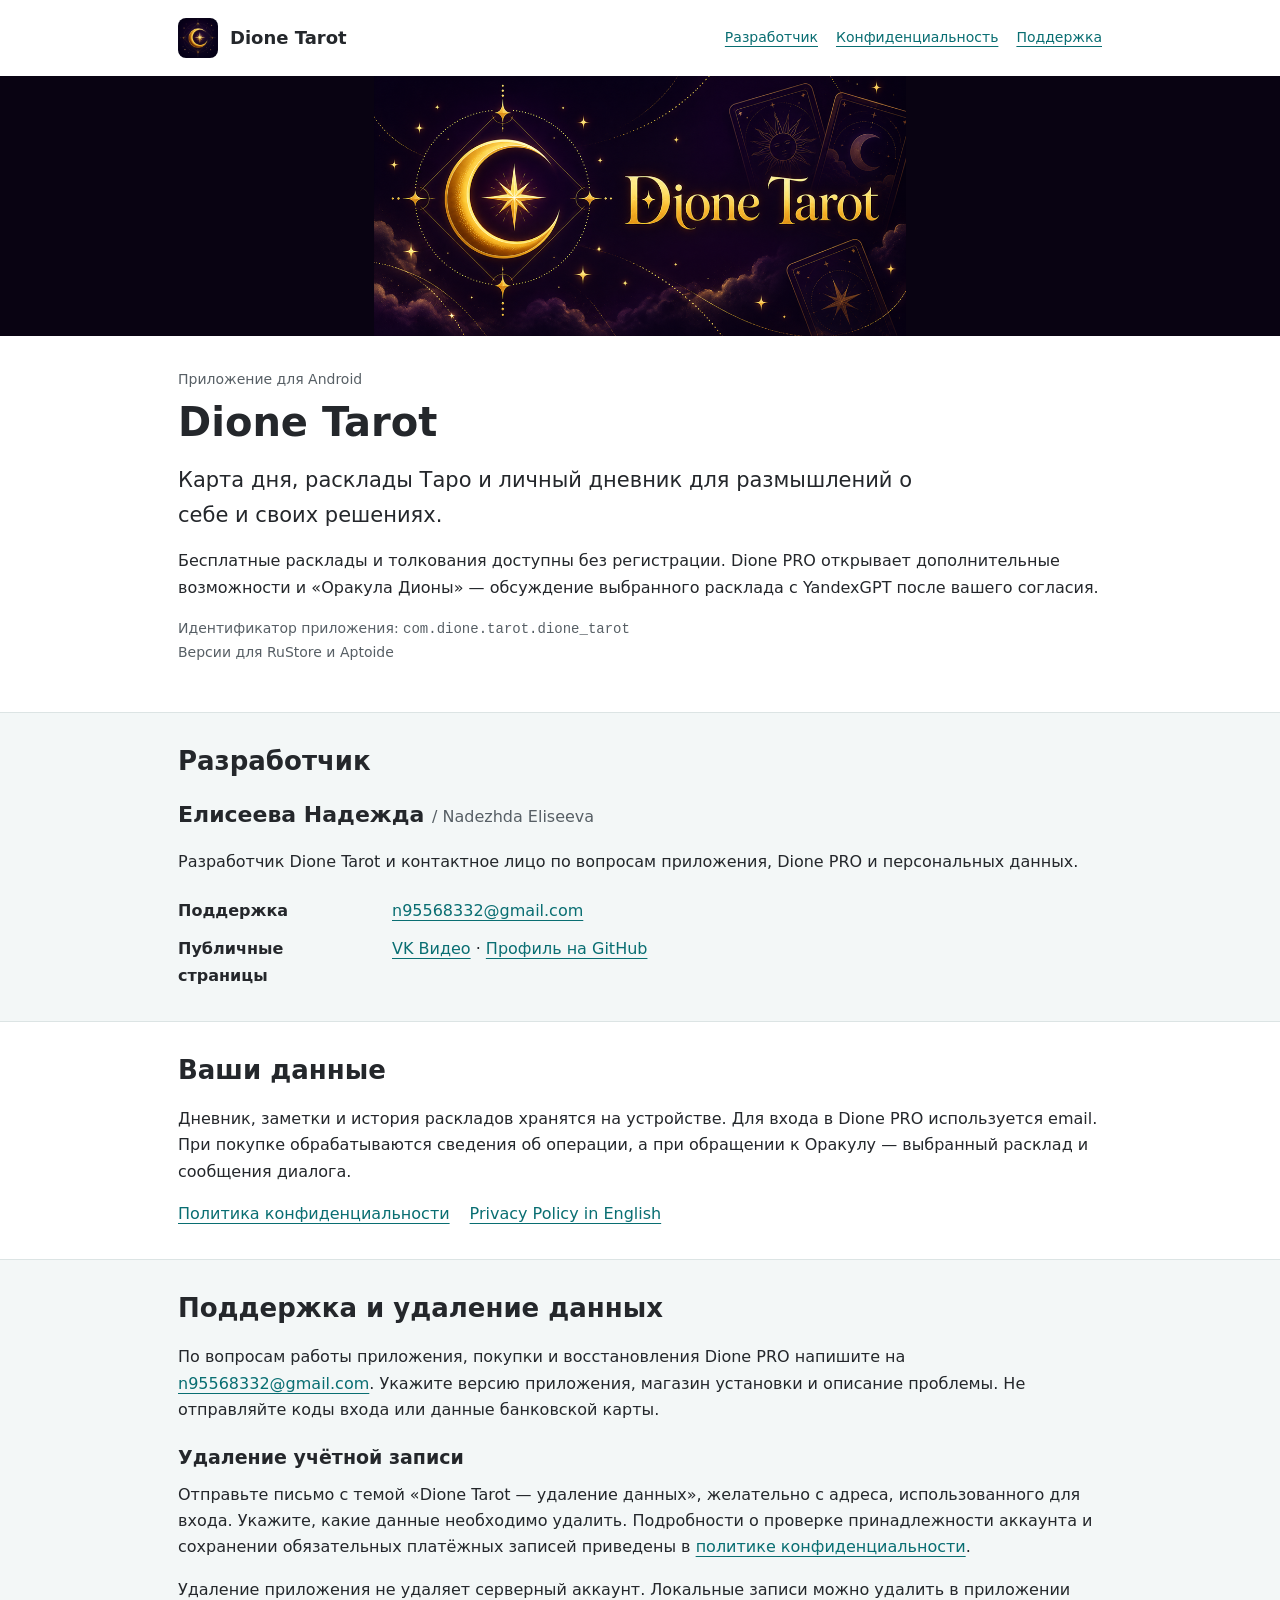
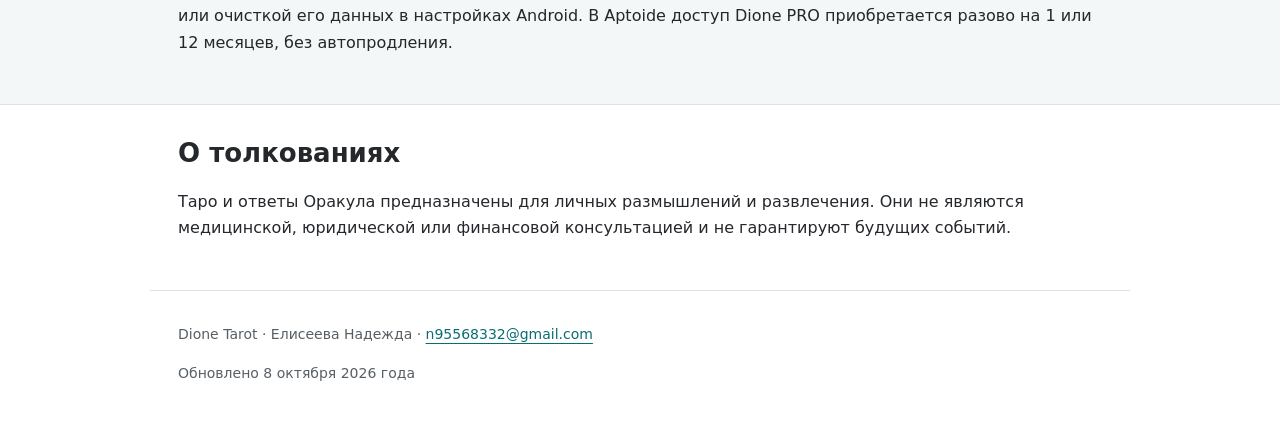
<file: dione/index.html>
<!doctype html>
<html lang="ru">
<head>
  <meta charset="utf-8">
  <meta name="viewport" content="width=device-width, initial-scale=1">
  <meta name="description" content="Dione Tarot: карта дня, расклады и личный дневник. Разработчик — Елисеева Надежда. Поддержка и политика конфиденциальности.">
  <title>Dione Tarot | Разработчик и поддержка</title>
  <link rel="icon" href="icon.png">
  <link rel="stylesheet" href="style.css">
</head>
<body>
  <header class="navigation"><a class="brand" href="./"><img src="icon.png" width="40" height="40" alt="">Dione Tarot</a><nav aria-label="Основная навигация"><a href="#developer">Разработчик</a><a href="privacy-ru.html">Конфиденциальность</a><a href="#support">Поддержка</a></nav></header>
  <main>
    <section class="intro">
      <img class="artwork" src="feature.png" width="1024" height="500" alt="Dione Tarot — фирменная иллюстрация с луной и картами Таро">
      <div class="content"><p class="eyebrow">Приложение для Android</p><h1>Dione Tarot</h1><p class="lead">Карта дня, расклады Таро и личный дневник для размышлений о себе и своих решениях.</p><p>Бесплатные расклады и толкования доступны без регистрации. Dione PRO открывает дополнительные возможности и «Оракула Дионы» — обсуждение выбранного расклада с YandexGPT после вашего согласия.</p><p class="metadata">Идентификатор приложения: <code>com.dione.tarot.dione_tarot</code><br>Версии для RuStore и Aptoide</p></div>
    </section>
    <section id="developer" class="band"><div class="content"><h2>Разработчик</h2><p class="person">Елисеева Надежда <span lang="en">/ Nadezhda Eliseeva</span></p><p>Разработчик Dione Tarot и контактное лицо по вопросам приложения, Dione PRO и персональных данных.</p><dl><dt>Поддержка</dt><dd><a href="mailto:n95568332@gmail.com">n95568332@gmail.com</a></dd><dt>Публичные страницы</dt><dd><a href="https://vkvideo.ru/clip-95676781_456239024">VK Видео</a> · <a href="https://github.com/probnik22221">Профиль на GitHub</a></dd></dl></div></section>
    <section class="content privacy"><h2>Ваши данные</h2><p>Дневник, заметки и история раскладов хранятся на устройстве. Для входа в Dione PRO используется email. При покупке обрабатываются сведения об операции, а при обращении к Оракулу — выбранный расклад и сообщения диалога.</p><div class="links"><a href="privacy-ru.html">Политика конфиденциальности</a><a href="privacy-en.html" lang="en">Privacy Policy in English</a></div></section>
    <section id="support" class="band"><div class="content"><h2>Поддержка и удаление данных</h2><p>По вопросам работы приложения, покупки и восстановления Dione PRO напишите на <a href="mailto:n95568332@gmail.com">n95568332@gmail.com</a>. Укажите версию приложения, магазин установки и описание проблемы. Не отправляйте коды входа или данные банковской карты.</p><h3>Удаление учётной записи</h3><p>Отправьте письмо с темой «Dione Tarot — удаление данных», желательно с адреса, использованного для входа. Укажите, какие данные необходимо удалить. Подробности о проверке принадлежности аккаунта и сохранении обязательных платёжных записей приведены в <a href="privacy-ru.html">политике конфиденциальности</a>.</p><p>Удаление приложения не удаляет серверный аккаунт. Локальные записи можно удалить в приложении или очисткой его данных в настройках Android. В Aptoide доступ Dione PRO приобретается разово на 1 или 12 месяцев, без автопродления.</p></div></section>
    <section class="content notice"><h2>О толкованиях</h2><p>Таро и ответы Оракула предназначены для личных размышлений и развлечения. Они не являются медицинской, юридической или финансовой консультацией и не гарантируют будущих событий.</p></section>
  </main>
  <footer class="content"><p>Dione Tarot · Елисеева Надежда · <a href="mailto:n95568332@gmail.com">n95568332@gmail.com</a></p><p>Обновлено 8 октября 2026 года</p></footer>
</body>
</html>
</file>
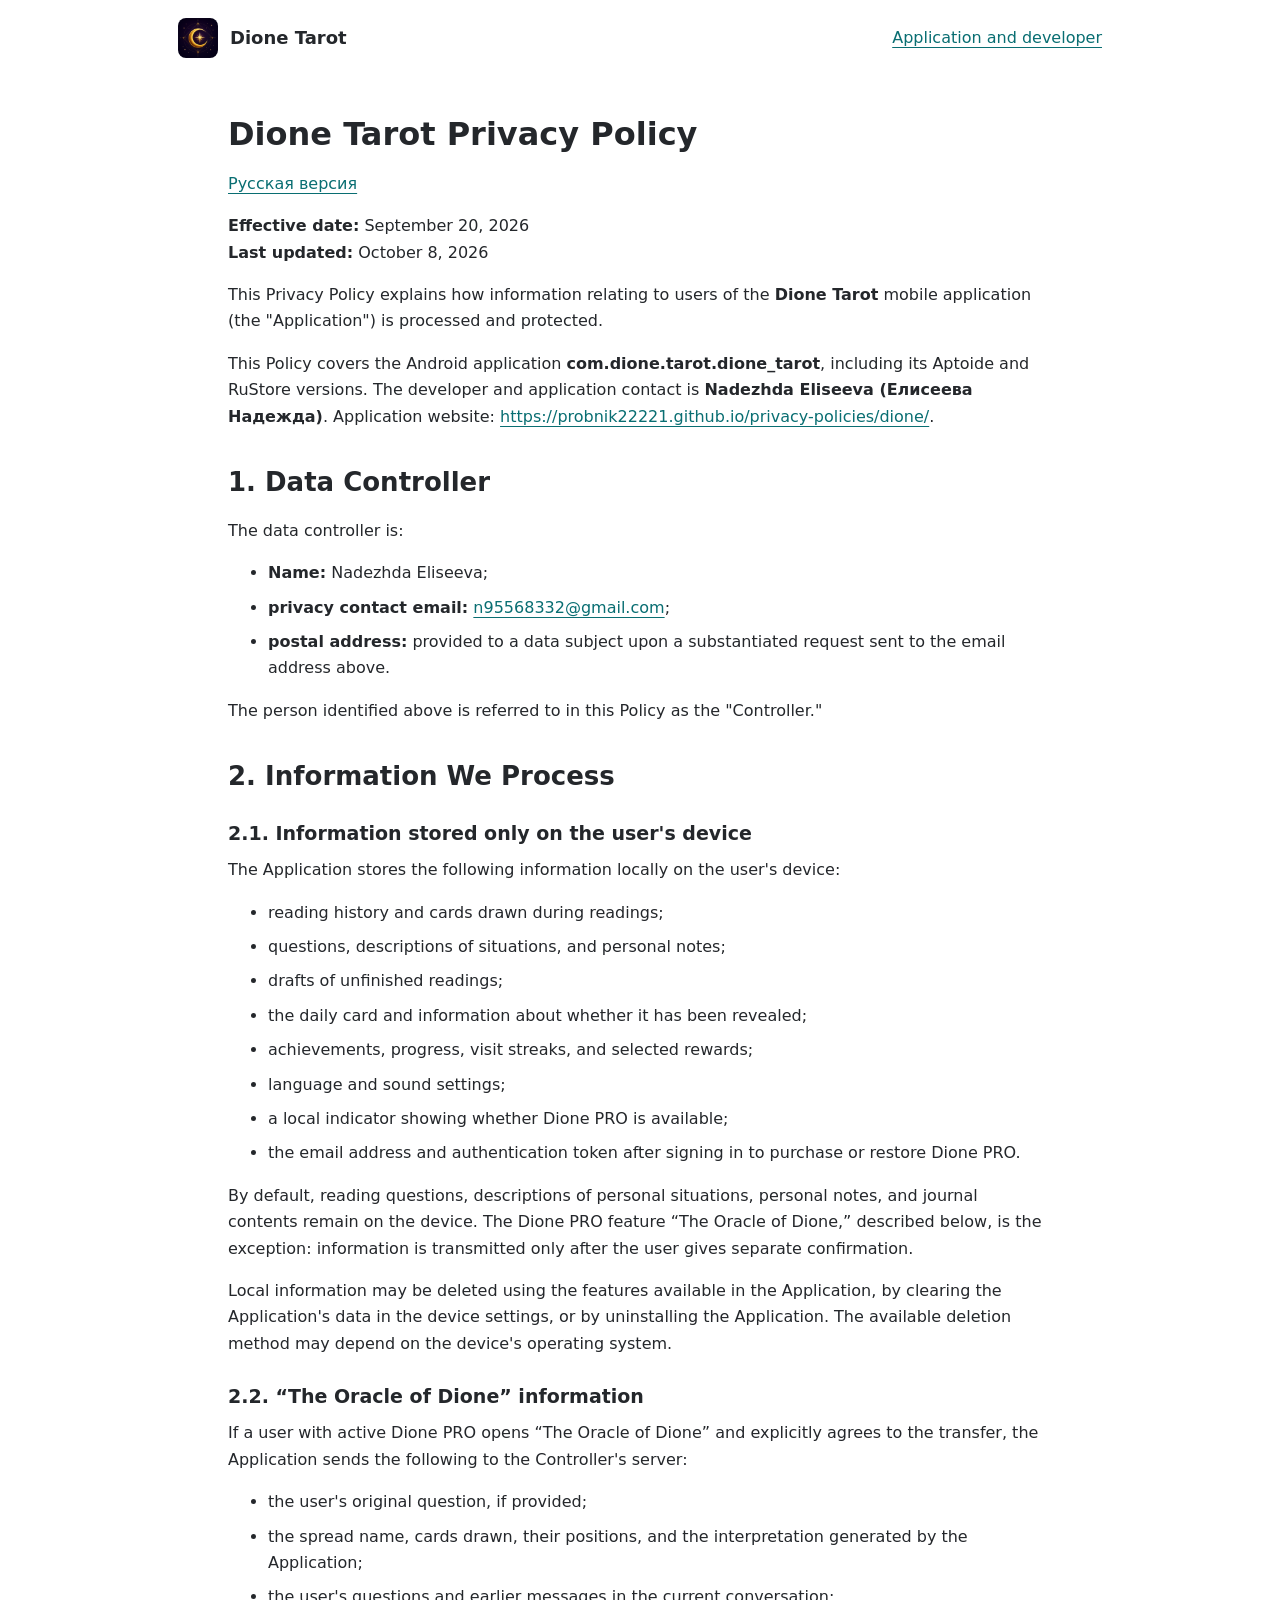
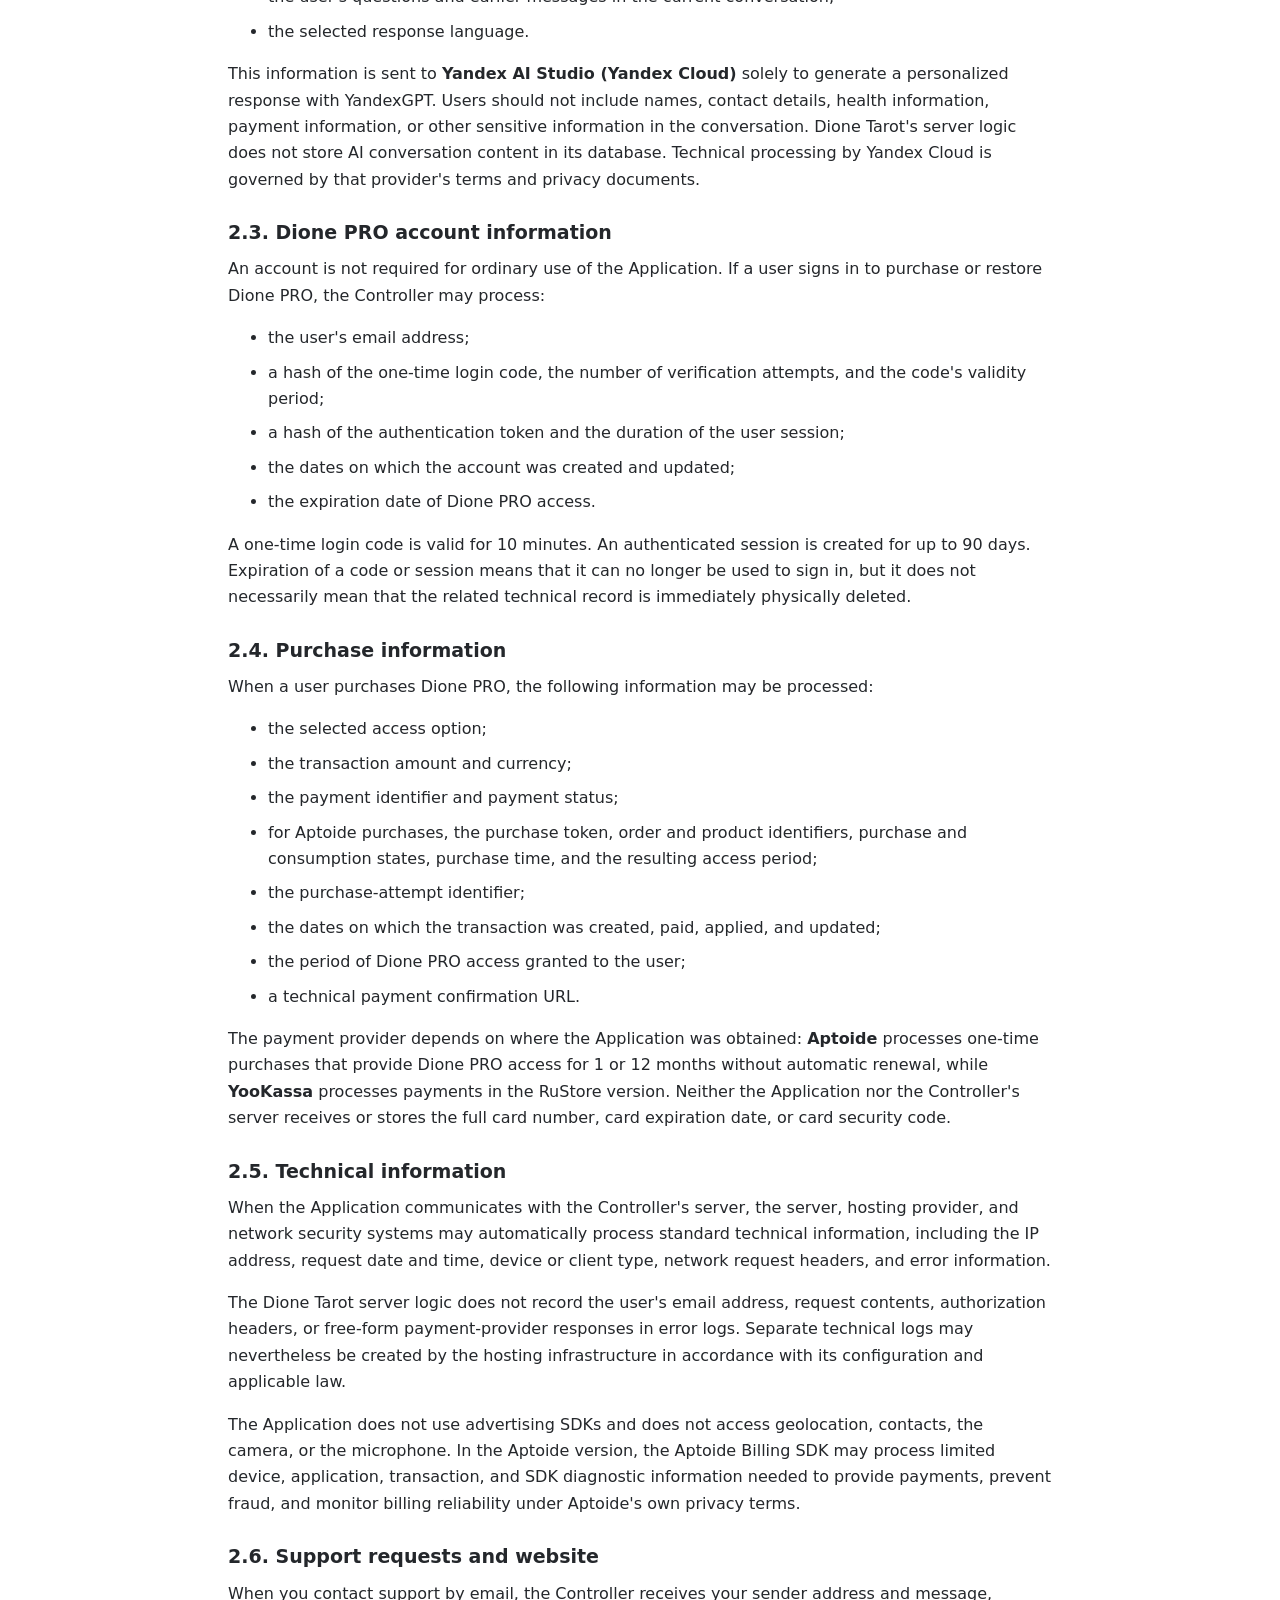
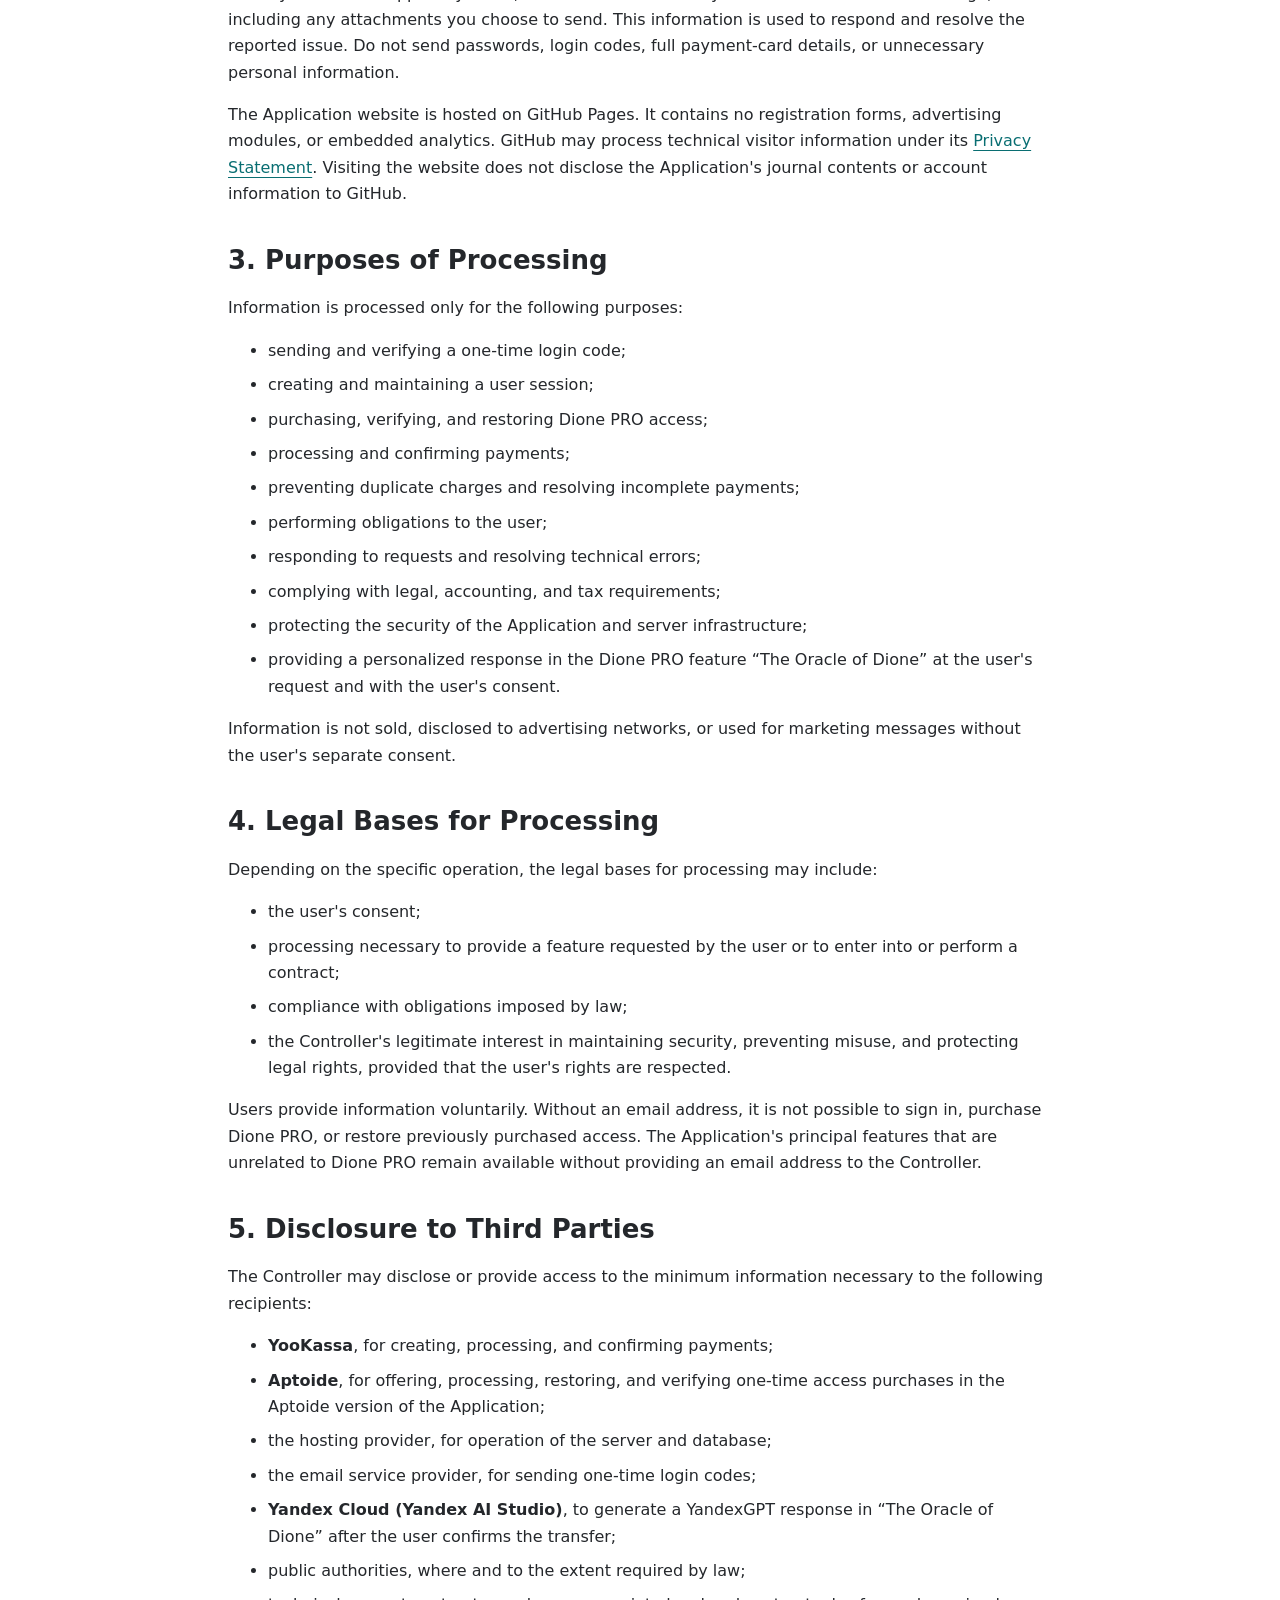
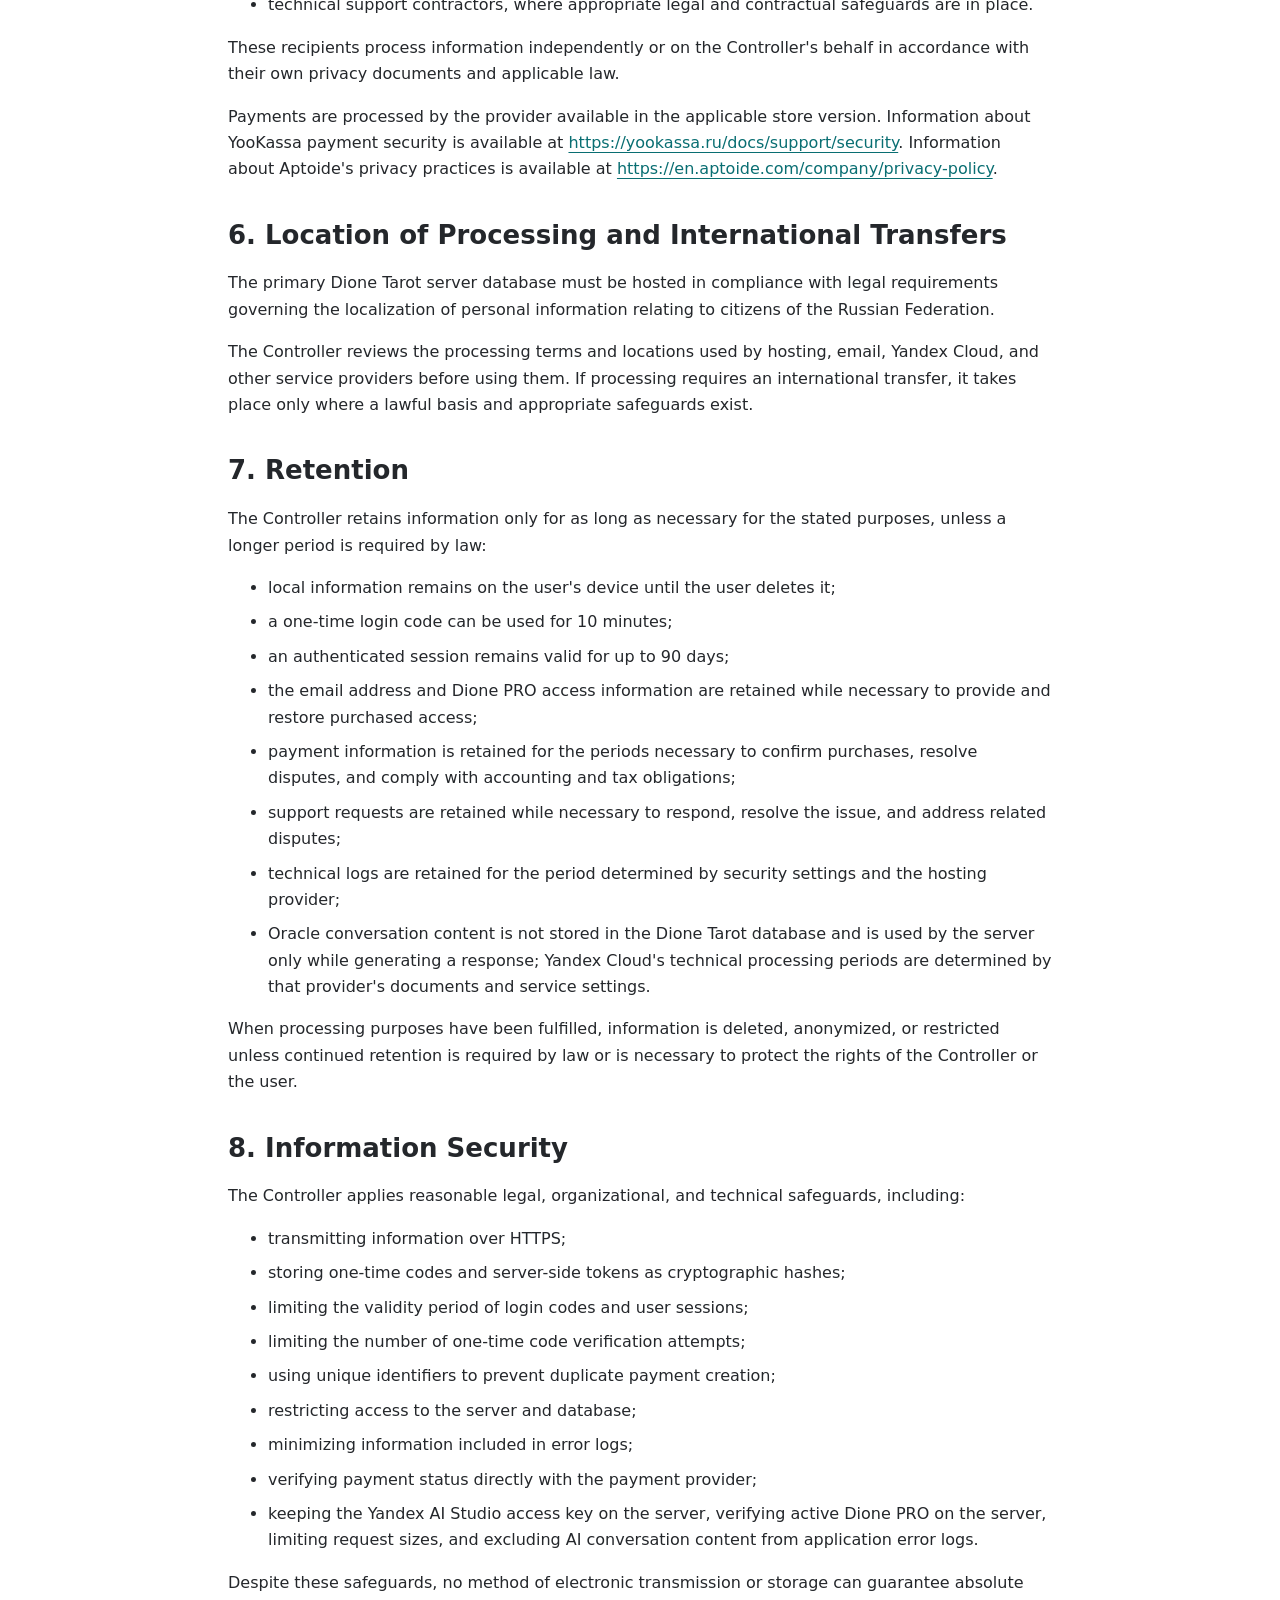
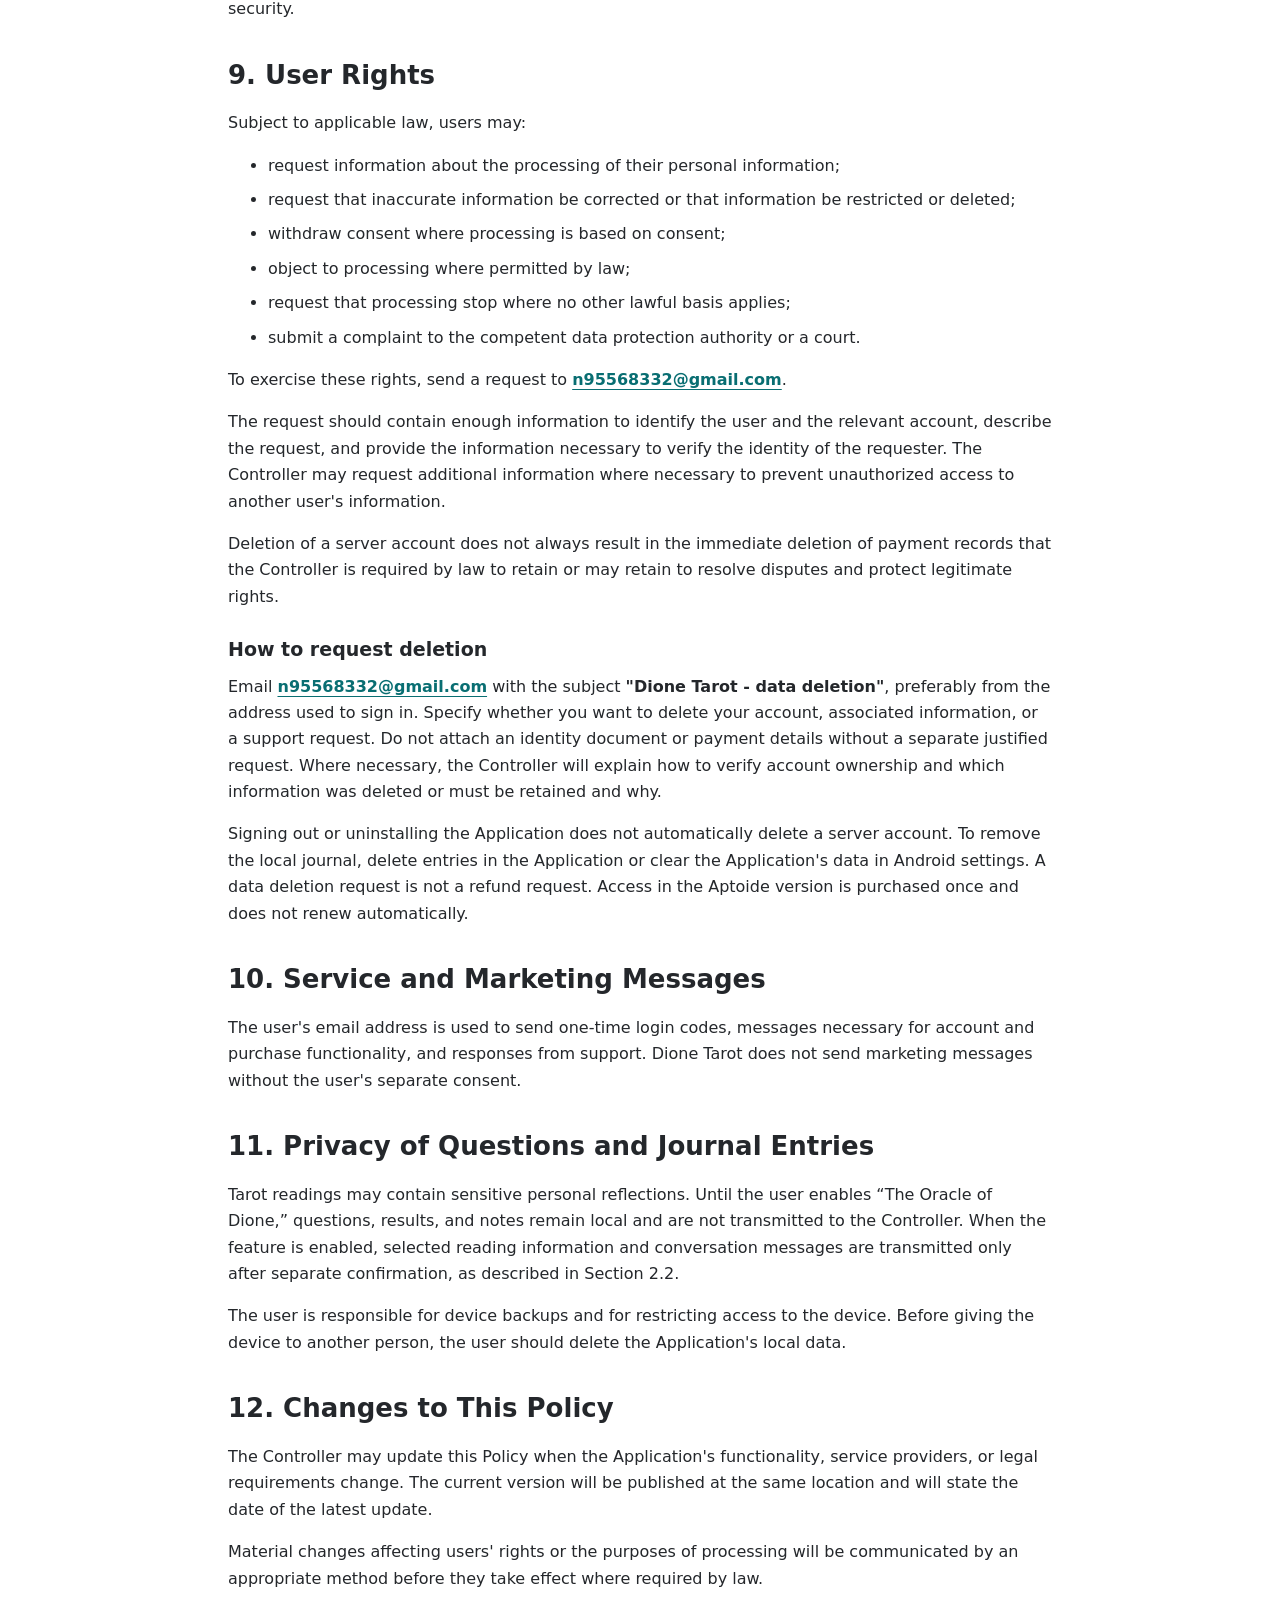
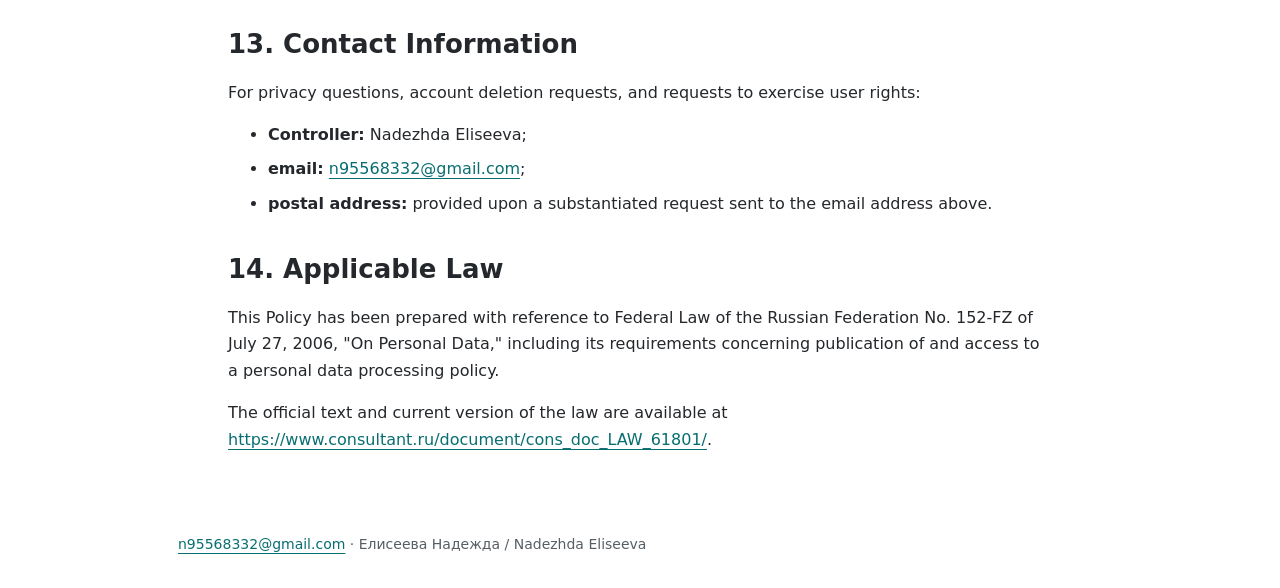
<file: dione/privacy-en.html>
<!doctype html>
<html lang="en"><head><meta charset="utf-8"><meta name="viewport" content="width=device-width, initial-scale=1"><title>Dione Tarot — Privacy Policy</title><link rel="icon" href="icon.png"><link rel="stylesheet" href="style.css"></head>
<body><header class="navigation"><a class="brand" href="./"><img src="icon.png" width="40" height="40" alt="">Dione Tarot</a><a href="./">Application and developer</a></header><main class="content policy"><h1>Dione Tarot Privacy Policy</h1>
<p><a href="privacy-ru.html">Русская версия</a></p>
<p><strong>Effective date:</strong> September 20, 2026<br>
<strong>Last updated:</strong> October 8, 2026</p>
<p>This Privacy Policy explains how information relating to users of the <strong>Dione Tarot</strong> mobile application (the &quot;Application&quot;) is processed and protected.</p>
<p>This Policy covers the Android application <strong>com.dione.tarot.dione_tarot</strong>, including its Aptoide and RuStore versions. The developer and application contact is <strong>Nadezhda Eliseeva (Елисеева Надежда)</strong>. Application website: <a href="https://probnik22221.github.io/privacy-policies/dione/">https://probnik22221.github.io/privacy-policies/dione/</a>.</p>
<h2>1. Data Controller</h2>
<p>The data controller is:</p>
<ul>
<li><strong>Name:</strong> Nadezhda Eliseeva;</li>
<li><strong>privacy contact email:</strong> <a href="mailto:n95568332@gmail.com">n95568332@gmail.com</a>;</li>
<li><strong>postal address:</strong> provided to a data subject upon a substantiated request sent to the email address above.</li>
</ul>
<p>The person identified above is referred to in this Policy as the &quot;Controller.&quot;</p>
<h2>2. Information We Process</h2>
<h3>2.1. Information stored only on the user's device</h3>
<p>The Application stores the following information locally on the user's device:</p>
<ul>
<li>reading history and cards drawn during readings;</li>
<li>questions, descriptions of situations, and personal notes;</li>
<li>drafts of unfinished readings;</li>
<li>the daily card and information about whether it has been revealed;</li>
<li>achievements, progress, visit streaks, and selected rewards;</li>
<li>language and sound settings;</li>
<li>a local indicator showing whether Dione PRO is available;</li>
<li>the email address and authentication token after signing in to purchase or restore Dione PRO.</li>
</ul>
<p>By default, reading questions, descriptions of personal situations, personal notes, and journal contents remain on the device. The Dione PRO feature “The Oracle of Dione,” described below, is the exception: information is transmitted only after the user gives separate confirmation.</p>
<p>Local information may be deleted using the features available in the Application, by clearing the Application's data in the device settings, or by uninstalling the Application. The available deletion method may depend on the device's operating system.</p>
<h3>2.2. “The Oracle of Dione” information</h3>
<p>If a user with active Dione PRO opens “The Oracle of Dione” and explicitly agrees to the transfer, the Application sends the following to the Controller's server:</p>
<ul>
<li>the user's original question, if provided;</li>
<li>the spread name, cards drawn, their positions, and the interpretation generated by the Application;</li>
<li>the user's questions and earlier messages in the current conversation;</li>
<li>the selected response language.</li>
</ul>
<p>This information is sent to <strong>Yandex AI Studio (Yandex Cloud)</strong> solely to generate a personalized response with YandexGPT. Users should not include names, contact details, health information, payment information, or other sensitive information in the conversation. Dione Tarot's server logic does not store AI conversation content in its database. Technical processing by Yandex Cloud is governed by that provider's terms and privacy documents.</p>
<h3>2.3. Dione PRO account information</h3>
<p>An account is not required for ordinary use of the Application. If a user signs in to purchase or restore Dione PRO, the Controller may process:</p>
<ul>
<li>the user's email address;</li>
<li>a hash of the one-time login code, the number of verification attempts, and the code's validity period;</li>
<li>a hash of the authentication token and the duration of the user session;</li>
<li>the dates on which the account was created and updated;</li>
<li>the expiration date of Dione PRO access.</li>
</ul>
<p>A one-time login code is valid for 10 minutes. An authenticated session is created for up to 90 days. Expiration of a code or session means that it can no longer be used to sign in, but it does not necessarily mean that the related technical record is immediately physically deleted.</p>
<h3>2.4. Purchase information</h3>
<p>When a user purchases Dione PRO, the following information may be processed:</p>
<ul>
<li>the selected access option;</li>
<li>the transaction amount and currency;</li>
<li>the payment identifier and payment status;</li>
<li>for Aptoide purchases, the purchase token, order and product identifiers, purchase and consumption states, purchase time, and the resulting access period;</li>
<li>the purchase-attempt identifier;</li>
<li>the dates on which the transaction was created, paid, applied, and updated;</li>
<li>the period of Dione PRO access granted to the user;</li>
<li>a technical payment confirmation URL.</li>
</ul>
<p>The payment provider depends on where the Application was obtained: <strong>Aptoide</strong> processes one-time purchases that provide Dione PRO access for 1 or 12 months without automatic renewal, while <strong>YooKassa</strong> processes payments in the RuStore version. Neither the Application nor the Controller's server receives or stores the full card number, card expiration date, or card security code.</p>
<h3>2.5. Technical information</h3>
<p>When the Application communicates with the Controller's server, the server, hosting provider, and network security systems may automatically process standard technical information, including the IP address, request date and time, device or client type, network request headers, and error information.</p>
<p>The Dione Tarot server logic does not record the user's email address, request contents, authorization headers, or free-form payment-provider responses in error logs. Separate technical logs may nevertheless be created by the hosting infrastructure in accordance with its configuration and applicable law.</p>
<p>The Application does not use advertising SDKs and does not access geolocation, contacts, the camera, or the microphone. In the Aptoide version, the Aptoide Billing SDK may process limited device, application, transaction, and SDK diagnostic information needed to provide payments, prevent fraud, and monitor billing reliability under Aptoide's own privacy terms.</p>
<h3>2.6. Support requests and website</h3>
<p>When you contact support by email, the Controller receives your sender address and message, including any attachments you choose to send. This information is used to respond and resolve the reported issue. Do not send passwords, login codes, full payment-card details, or unnecessary personal information.</p>
<p>The Application website is hosted on GitHub Pages. It contains no registration forms, advertising modules, or embedded analytics. GitHub may process technical visitor information under its <a href="https://docs.github.com/en/site-policy/privacy-policies/github-general-privacy-statement">Privacy Statement</a>. Visiting the website does not disclose the Application's journal contents or account information to GitHub.</p>
<h2>3. Purposes of Processing</h2>
<p>Information is processed only for the following purposes:</p>
<ul>
<li>sending and verifying a one-time login code;</li>
<li>creating and maintaining a user session;</li>
<li>purchasing, verifying, and restoring Dione PRO access;</li>
<li>processing and confirming payments;</li>
<li>preventing duplicate charges and resolving incomplete payments;</li>
<li>performing obligations to the user;</li>
<li>responding to requests and resolving technical errors;</li>
<li>complying with legal, accounting, and tax requirements;</li>
<li>protecting the security of the Application and server infrastructure;</li>
<li>providing a personalized response in the Dione PRO feature “The Oracle of Dione” at the user's request and with the user's consent.</li>
</ul>
<p>Information is not sold, disclosed to advertising networks, or used for marketing messages without the user's separate consent.</p>
<h2>4. Legal Bases for Processing</h2>
<p>Depending on the specific operation, the legal bases for processing may include:</p>
<ul>
<li>the user's consent;</li>
<li>processing necessary to provide a feature requested by the user or to enter into or perform a contract;</li>
<li>compliance with obligations imposed by law;</li>
<li>the Controller's legitimate interest in maintaining security, preventing misuse, and protecting legal rights, provided that the user's rights are respected.</li>
</ul>
<p>Users provide information voluntarily. Without an email address, it is not possible to sign in, purchase Dione PRO, or restore previously purchased access. The Application's principal features that are unrelated to Dione PRO remain available without providing an email address to the Controller.</p>
<h2>5. Disclosure to Third Parties</h2>
<p>The Controller may disclose or provide access to the minimum information necessary to the following recipients:</p>
<ul>
<li><strong>YooKassa</strong>, for creating, processing, and confirming payments;</li>
<li><strong>Aptoide</strong>, for offering, processing, restoring, and verifying one-time access purchases in the Aptoide version of the Application;</li>
<li>the hosting provider, for operation of the server and database;</li>
<li>the email service provider, for sending one-time login codes;</li>
<li><strong>Yandex Cloud (Yandex AI Studio)</strong>, to generate a YandexGPT response in “The Oracle of Dione” after the user confirms the transfer;</li>
<li>public authorities, where and to the extent required by law;</li>
<li>technical support contractors, where appropriate legal and contractual safeguards are in place.</li>
</ul>
<p>These recipients process information independently or on the Controller's behalf in accordance with their own privacy documents and applicable law.</p>
<p>Payments are processed by the provider available in the applicable store version. Information about YooKassa payment security is available at <a href="https://yookassa.ru/docs/support/security">https://yookassa.ru/docs/support/security</a>. Information about Aptoide's privacy practices is available at <a href="https://en.aptoide.com/company/privacy-policy">https://en.aptoide.com/company/privacy-policy</a>.</p>
<h2>6. Location of Processing and International Transfers</h2>
<p>The primary Dione Tarot server database must be hosted in compliance with legal requirements governing the localization of personal information relating to citizens of the Russian Federation.</p>
<p>The Controller reviews the processing terms and locations used by hosting, email, Yandex Cloud, and other service providers before using them. If processing requires an international transfer, it takes place only where a lawful basis and appropriate safeguards exist.</p>
<h2>7. Retention</h2>
<p>The Controller retains information only for as long as necessary for the stated purposes, unless a longer period is required by law:</p>
<ul>
<li>local information remains on the user's device until the user deletes it;</li>
<li>a one-time login code can be used for 10 minutes;</li>
<li>an authenticated session remains valid for up to 90 days;</li>
<li>the email address and Dione PRO access information are retained while necessary to provide and restore purchased access;</li>
<li>payment information is retained for the periods necessary to confirm purchases, resolve disputes, and comply with accounting and tax obligations;</li>
<li>support requests are retained while necessary to respond, resolve the issue, and address related disputes;</li>
<li>technical logs are retained for the period determined by security settings and the hosting provider;</li>
<li>Oracle conversation content is not stored in the Dione Tarot database and is used by the server only while generating a response; Yandex Cloud's technical processing periods are determined by that provider's documents and service settings.</li>
</ul>
<p>When processing purposes have been fulfilled, information is deleted, anonymized, or restricted unless continued retention is required by law or is necessary to protect the rights of the Controller or the user.</p>
<h2>8. Information Security</h2>
<p>The Controller applies reasonable legal, organizational, and technical safeguards, including:</p>
<ul>
<li>transmitting information over HTTPS;</li>
<li>storing one-time codes and server-side tokens as cryptographic hashes;</li>
<li>limiting the validity period of login codes and user sessions;</li>
<li>limiting the number of one-time code verification attempts;</li>
<li>using unique identifiers to prevent duplicate payment creation;</li>
<li>restricting access to the server and database;</li>
<li>minimizing information included in error logs;</li>
<li>verifying payment status directly with the payment provider;</li>
<li>keeping the Yandex AI Studio access key on the server, verifying active Dione PRO on the server, limiting request sizes, and excluding AI conversation content from application error logs.</li>
</ul>
<p>Despite these safeguards, no method of electronic transmission or storage can guarantee absolute security.</p>
<h2>9. User Rights</h2>
<p>Subject to applicable law, users may:</p>
<ul>
<li>request information about the processing of their personal information;</li>
<li>request that inaccurate information be corrected or that information be restricted or deleted;</li>
<li>withdraw consent where processing is based on consent;</li>
<li>object to processing where permitted by law;</li>
<li>request that processing stop where no other lawful basis applies;</li>
<li>submit a complaint to the competent data protection authority or a court.</li>
</ul>
<p>To exercise these rights, send a request to <strong><a href="mailto:n95568332@gmail.com">n95568332@gmail.com</a></strong>.</p>
<p>The request should contain enough information to identify the user and the relevant account, describe the request, and provide the information necessary to verify the identity of the requester. The Controller may request additional information where necessary to prevent unauthorized access to another user's information.</p>
<p>Deletion of a server account does not always result in the immediate deletion of payment records that the Controller is required by law to retain or may retain to resolve disputes and protect legitimate rights.</p>
<h3>How to request deletion</h3>
<p>Email <strong><a href="mailto:n95568332@gmail.com">n95568332@gmail.com</a></strong> with the subject <strong>&quot;Dione Tarot - data deletion&quot;</strong>, preferably from the address used to sign in. Specify whether you want to delete your account, associated information, or a support request. Do not attach an identity document or payment details without a separate justified request. Where necessary, the Controller will explain how to verify account ownership and which information was deleted or must be retained and why.</p>
<p>Signing out or uninstalling the Application does not automatically delete a server account. To remove the local journal, delete entries in the Application or clear the Application's data in Android settings. A data deletion request is not a refund request. Access in the Aptoide version is purchased once and does not renew automatically.</p>
<h2>10. Service and Marketing Messages</h2>
<p>The user's email address is used to send one-time login codes, messages necessary for account and purchase functionality, and responses from support. Dione Tarot does not send marketing messages without the user's separate consent.</p>
<h2>11. Privacy of Questions and Journal Entries</h2>
<p>Tarot readings may contain sensitive personal reflections. Until the user enables “The Oracle of Dione,” questions, results, and notes remain local and are not transmitted to the Controller. When the feature is enabled, selected reading information and conversation messages are transmitted only after separate confirmation, as described in Section 2.2.</p>
<p>The user is responsible for device backups and for restricting access to the device. Before giving the device to another person, the user should delete the Application's local data.</p>
<h2>12. Changes to This Policy</h2>
<p>The Controller may update this Policy when the Application's functionality, service providers, or legal requirements change. The current version will be published at the same location and will state the date of the latest update.</p>
<p>Material changes affecting users' rights or the purposes of processing will be communicated by an appropriate method before they take effect where required by law.</p>
<h2>13. Contact Information</h2>
<p>For privacy questions, account deletion requests, and requests to exercise user rights:</p>
<ul>
<li><strong>Controller:</strong> Nadezhda Eliseeva;</li>
<li><strong>email:</strong> <a href="mailto:n95568332@gmail.com">n95568332@gmail.com</a>;</li>
<li><strong>postal address:</strong> provided upon a substantiated request sent to the email address above.</li>
</ul>
<h2>14. Applicable Law</h2>
<p>This Policy has been prepared with reference to Federal Law of the Russian Federation No. 152-FZ of July 27, 2006, &quot;On Personal Data,&quot; including its requirements concerning publication of and access to a personal data processing policy.</p>
<p>The official text and current version of the law are available at <a href="https://www.consultant.ru/document/cons_doc_LAW_61801/">https://www.consultant.ru/document/cons_doc_LAW_61801/</a>.</p>
</main><footer class="content"><a href="mailto:n95568332@gmail.com">n95568332@gmail.com</a> · Елисеева Надежда / Nadezhda Eliseeva</footer></body></html>
</file>
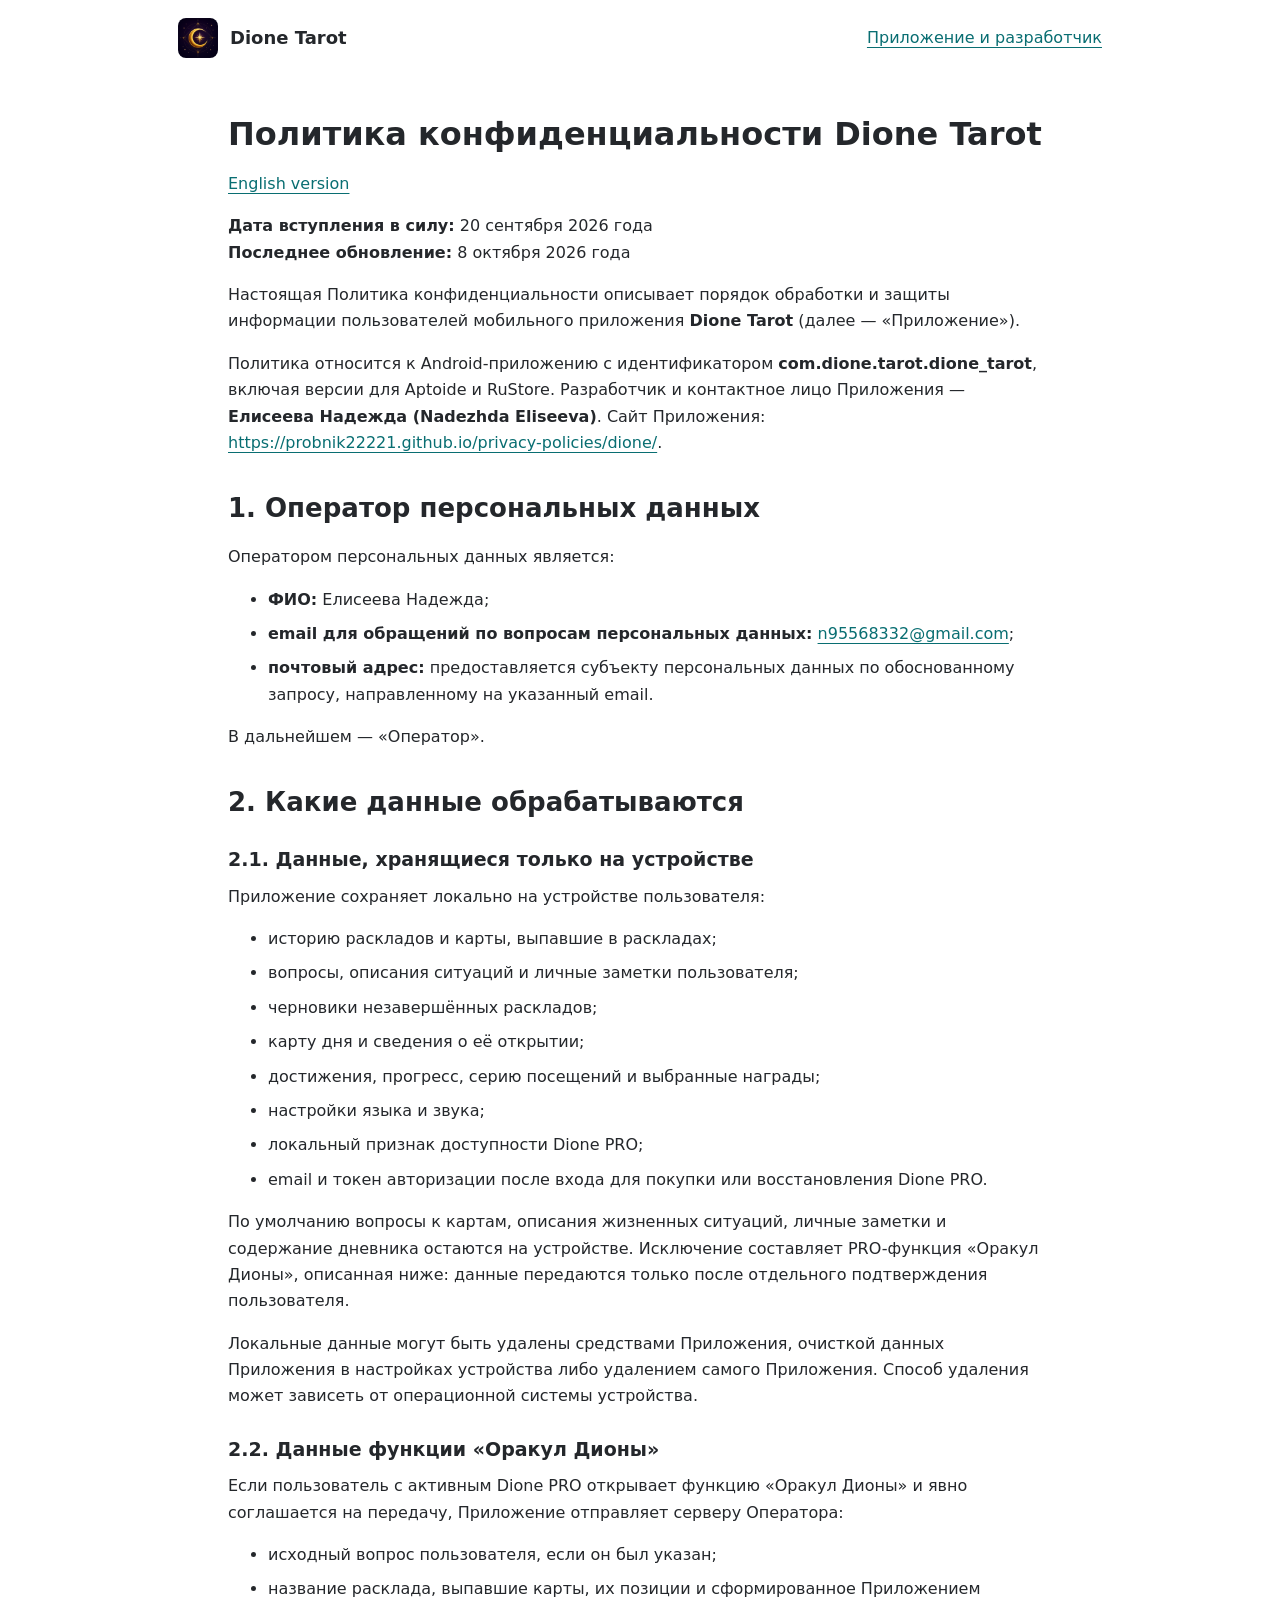
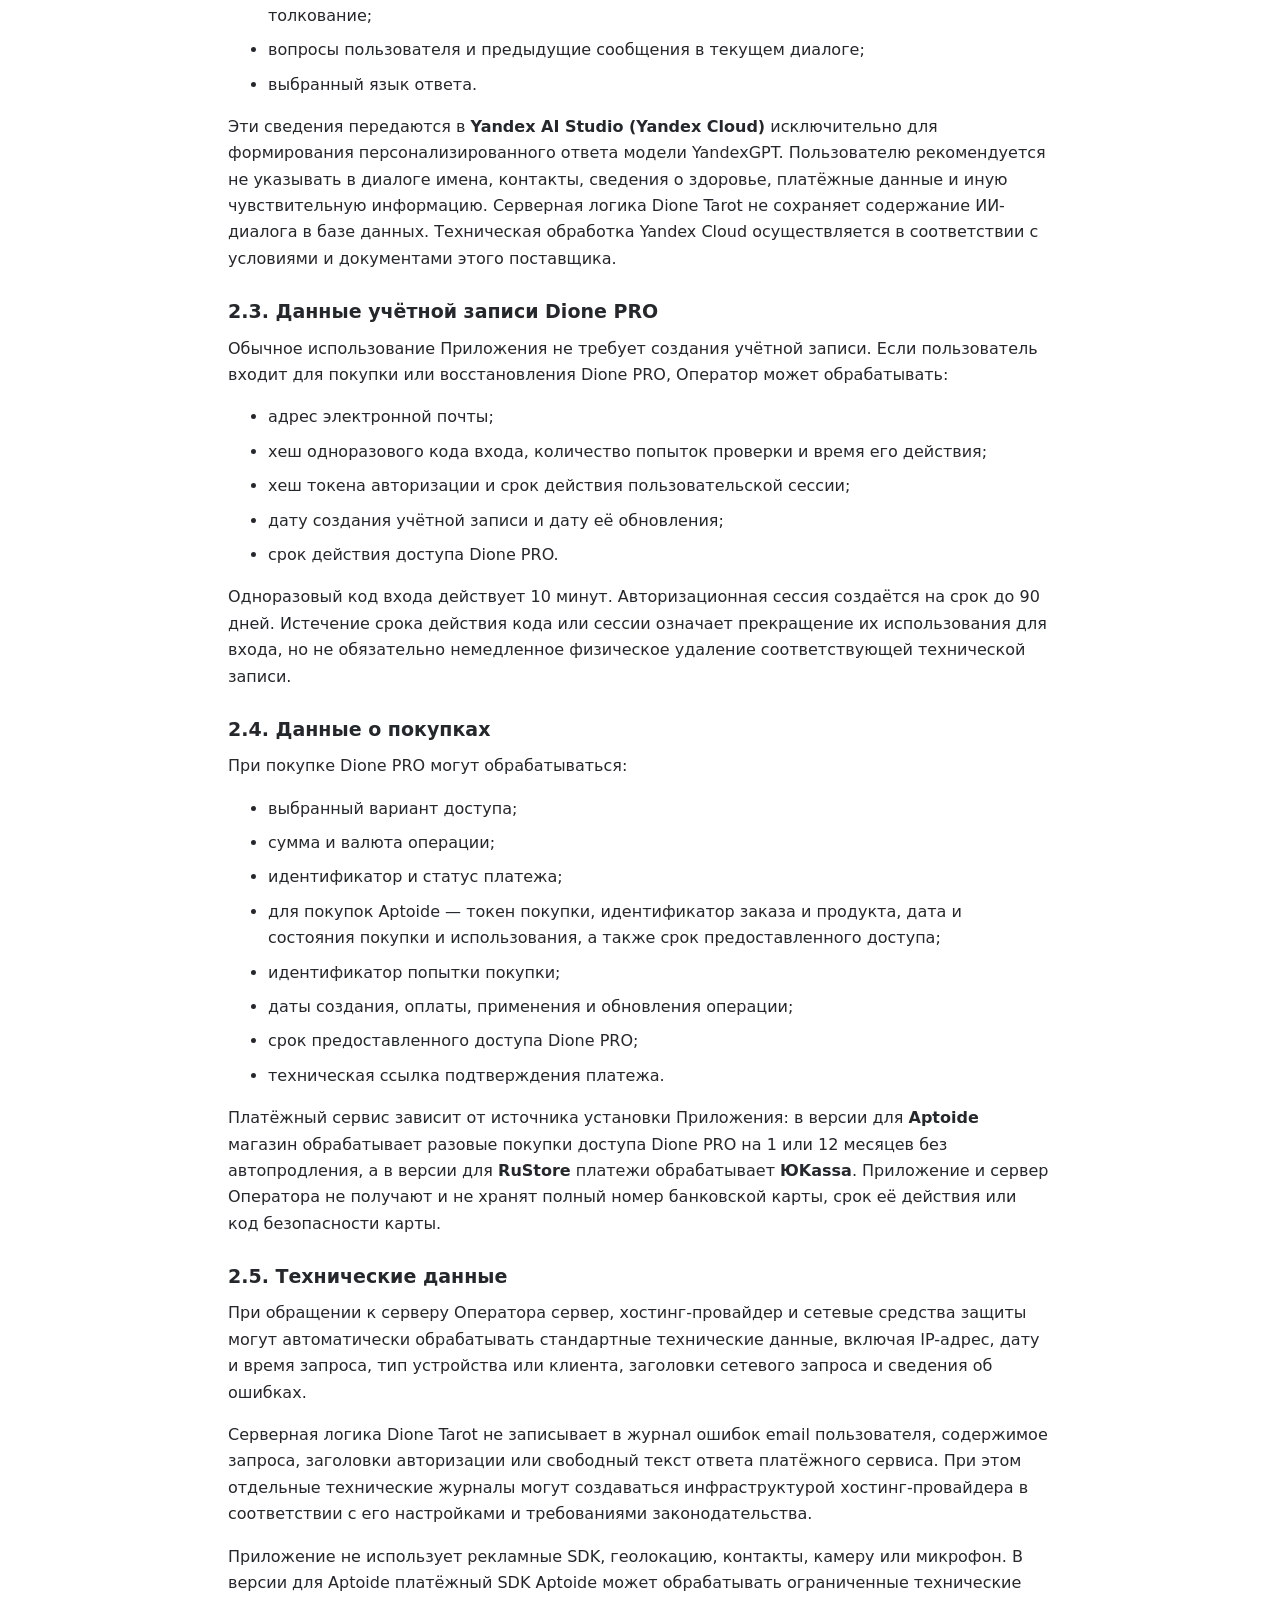
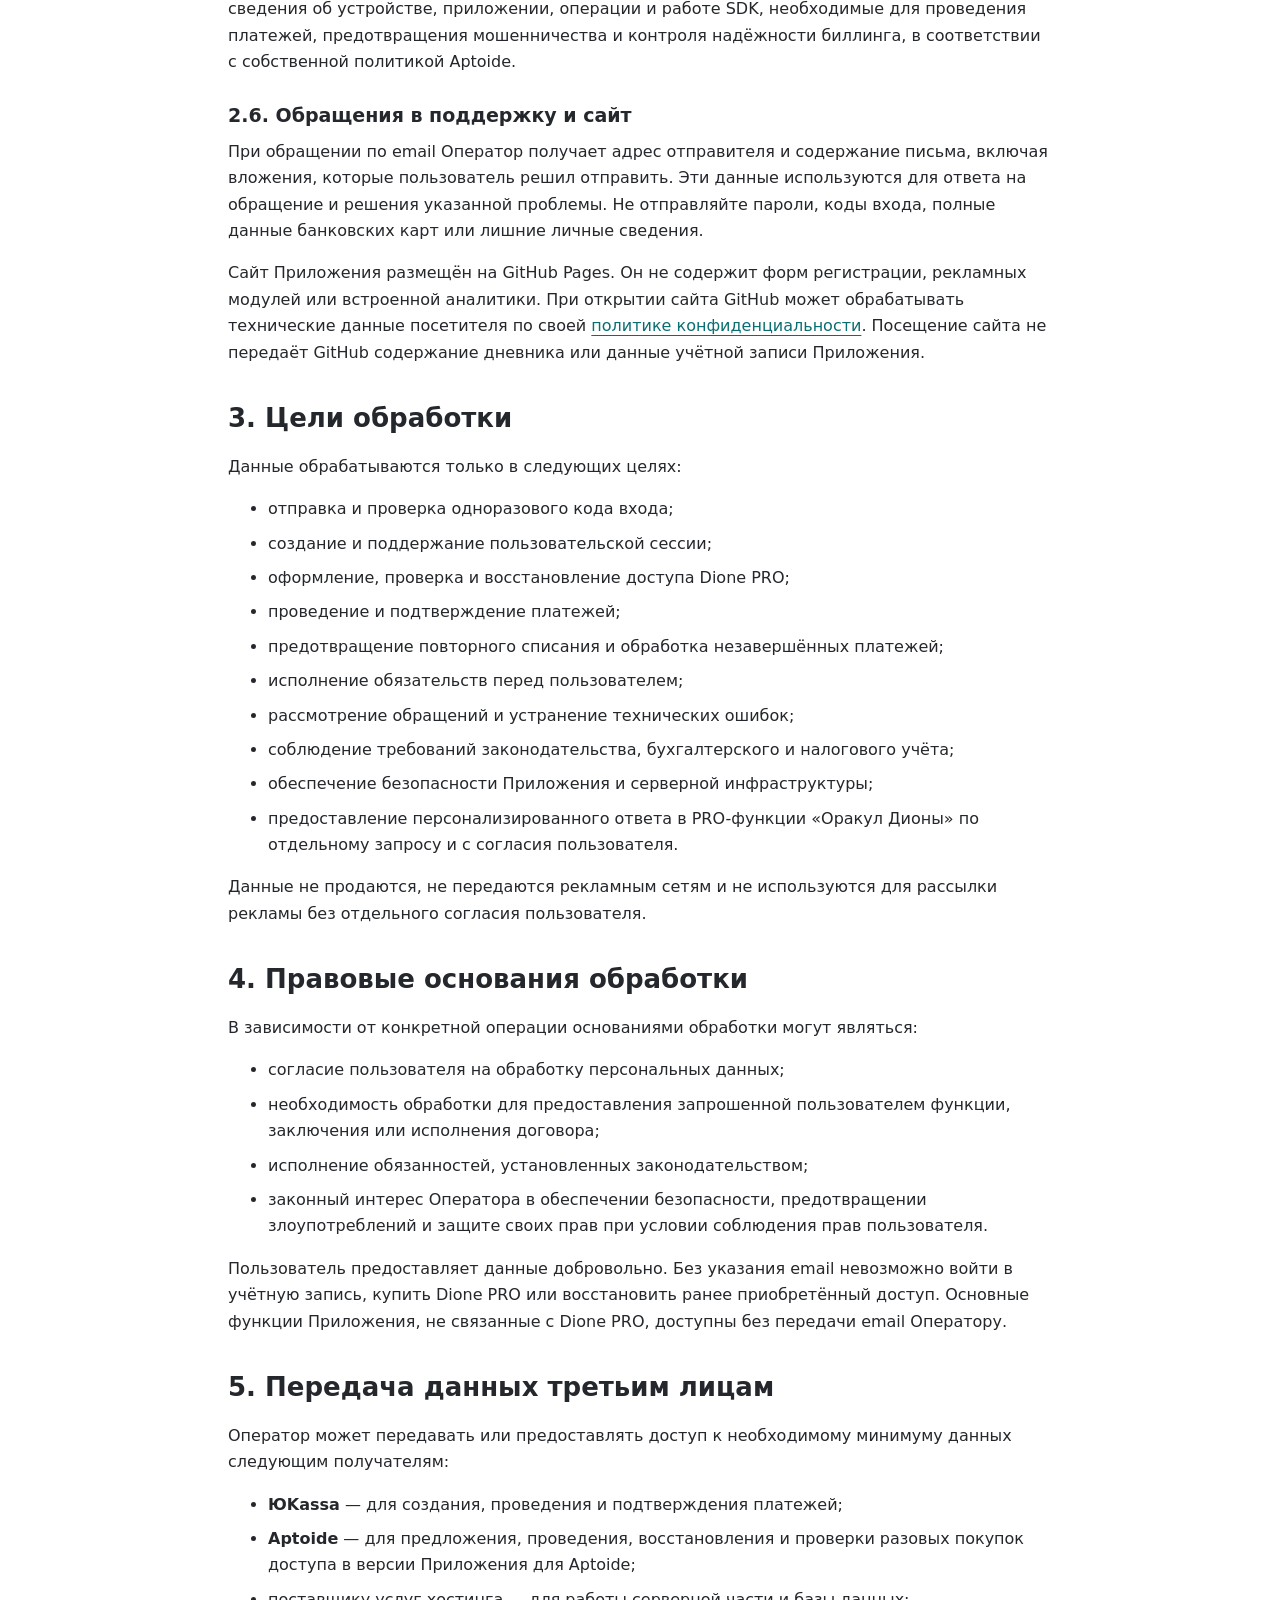
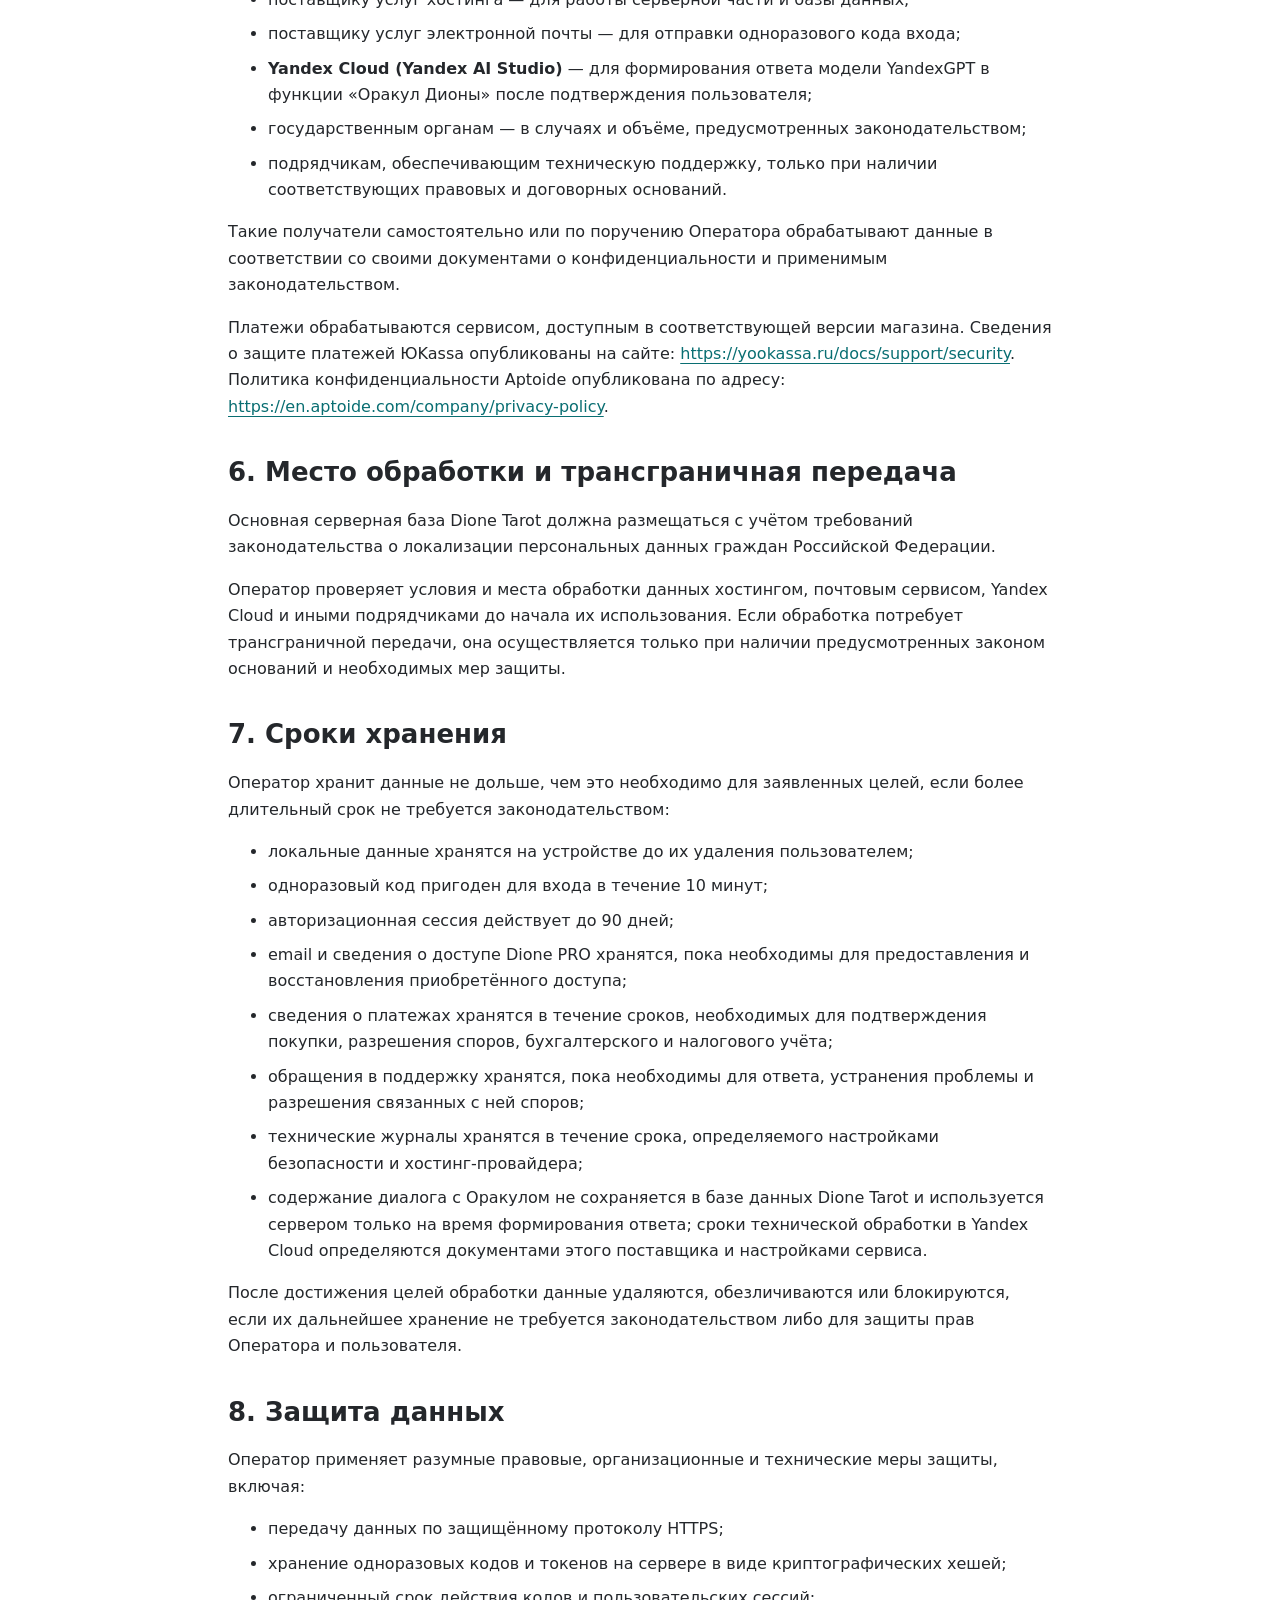
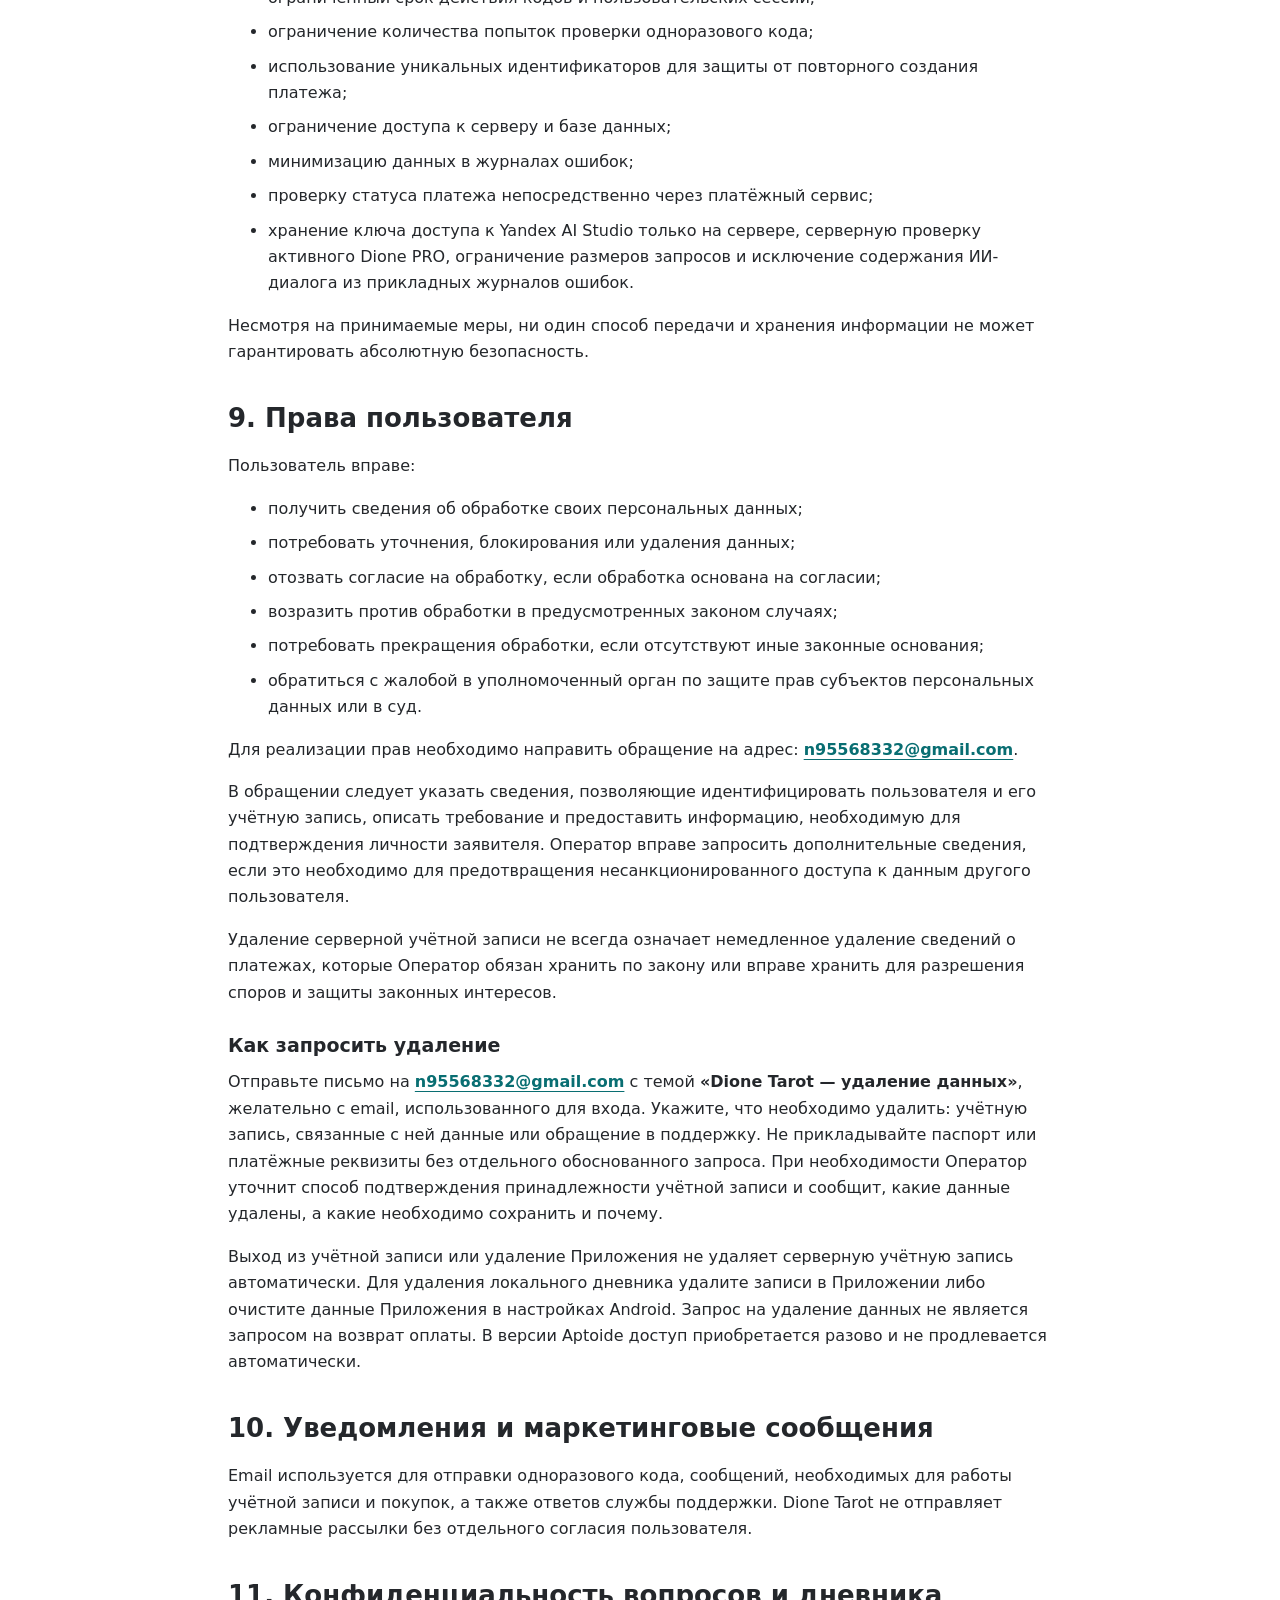
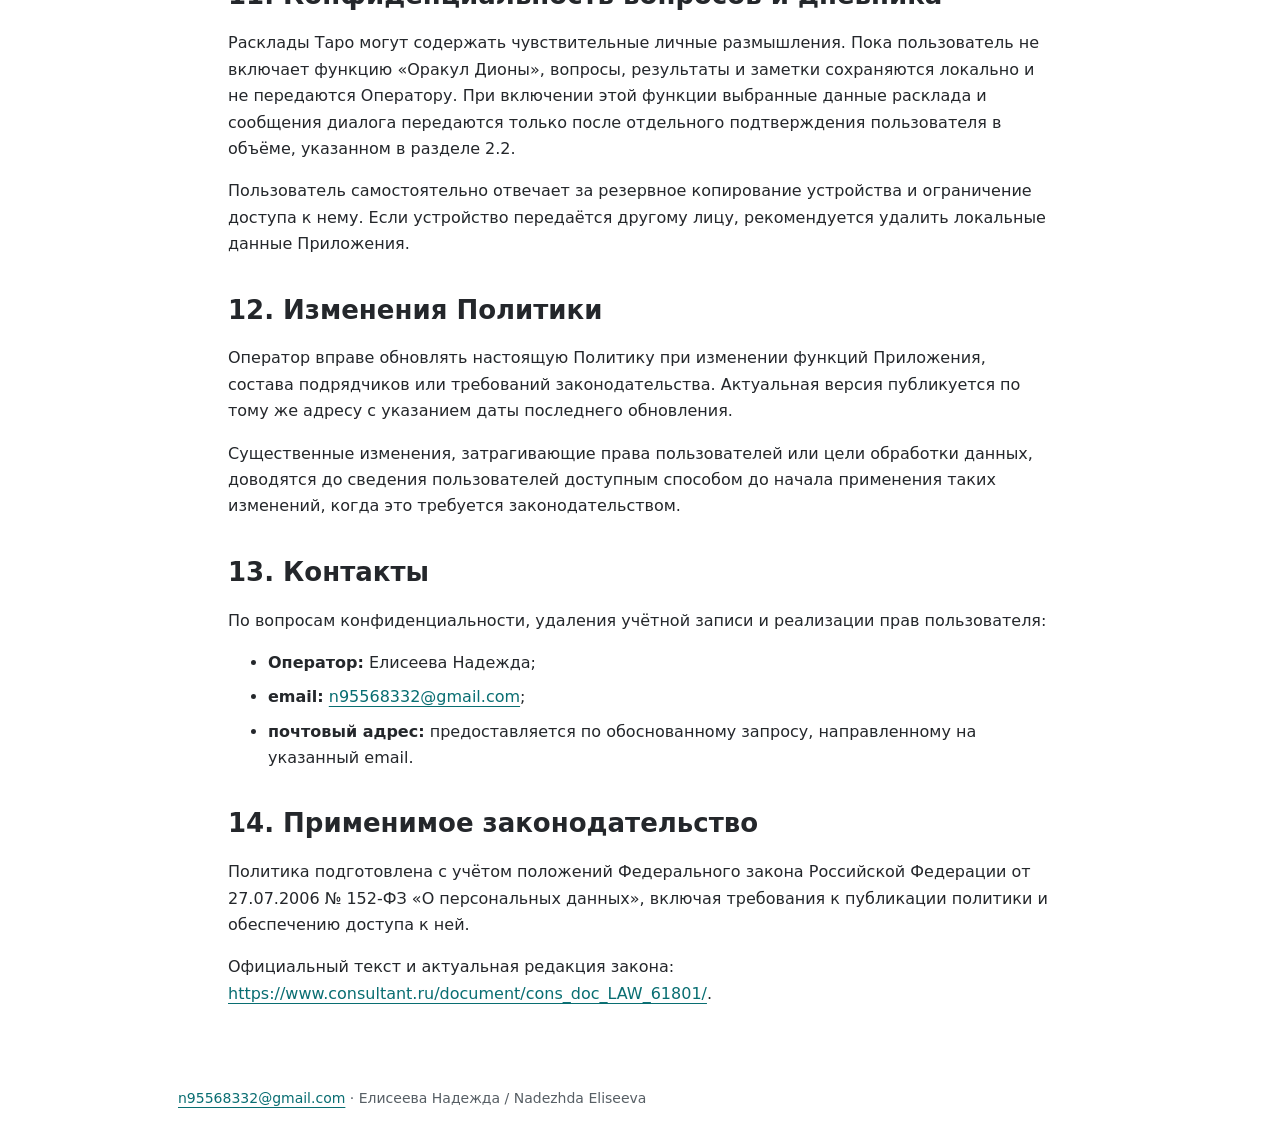
<file: dione/privacy-ru.html>
<!doctype html>
<html lang="ru"><head><meta charset="utf-8"><meta name="viewport" content="width=device-width, initial-scale=1"><title>Dione Tarot — Политика конфиденциальности</title><link rel="icon" href="icon.png"><link rel="stylesheet" href="style.css"></head>
<body><header class="navigation"><a class="brand" href="./"><img src="icon.png" width="40" height="40" alt="">Dione Tarot</a><a href="./">Приложение и разработчик</a></header><main class="content policy"><h1>Политика конфиденциальности Dione Tarot</h1>
<p><a href="privacy-en.html">English version</a></p>
<p><strong>Дата вступления в силу:</strong> 20 сентября 2026 года<br>
<strong>Последнее обновление:</strong> 8 октября 2026 года</p>
<p>Настоящая Политика конфиденциальности описывает порядок обработки и защиты информации пользователей мобильного приложения <strong>Dione Tarot</strong> (далее — «Приложение»).</p>
<p>Политика относится к Android-приложению с идентификатором <strong>com.dione.tarot.dione_tarot</strong>, включая версии для Aptoide и RuStore. Разработчик и контактное лицо Приложения — <strong>Елисеева Надежда (Nadezhda Eliseeva)</strong>. Сайт Приложения: <a href="https://probnik22221.github.io/privacy-policies/dione/">https://probnik22221.github.io/privacy-policies/dione/</a>.</p>
<h2>1. Оператор персональных данных</h2>
<p>Оператором персональных данных является:</p>
<ul>
<li><strong>ФИО:</strong> Елисеева Надежда;</li>
<li><strong>email для обращений по вопросам персональных данных:</strong> <a href="mailto:n95568332@gmail.com">n95568332@gmail.com</a>;</li>
<li><strong>почтовый адрес:</strong> предоставляется субъекту персональных данных по обоснованному запросу, направленному на указанный email.</li>
</ul>
<p>В дальнейшем — «Оператор».</p>
<h2>2. Какие данные обрабатываются</h2>
<h3>2.1. Данные, хранящиеся только на устройстве</h3>
<p>Приложение сохраняет локально на устройстве пользователя:</p>
<ul>
<li>историю раскладов и карты, выпавшие в раскладах;</li>
<li>вопросы, описания ситуаций и личные заметки пользователя;</li>
<li>черновики незавершённых раскладов;</li>
<li>карту дня и сведения о её открытии;</li>
<li>достижения, прогресс, серию посещений и выбранные награды;</li>
<li>настройки языка и звука;</li>
<li>локальный признак доступности Dione PRO;</li>
<li>email и токен авторизации после входа для покупки или восстановления Dione PRO.</li>
</ul>
<p>По умолчанию вопросы к картам, описания жизненных ситуаций, личные заметки и содержание дневника остаются на устройстве. Исключение составляет PRO-функция «Оракул Дионы», описанная ниже: данные передаются только после отдельного подтверждения пользователя.</p>
<p>Локальные данные могут быть удалены средствами Приложения, очисткой данных Приложения в настройках устройства либо удалением самого Приложения. Способ удаления может зависеть от операционной системы устройства.</p>
<h3>2.2. Данные функции «Оракул Дионы»</h3>
<p>Если пользователь с активным Dione PRO открывает функцию «Оракул Дионы» и явно соглашается на передачу, Приложение отправляет серверу Оператора:</p>
<ul>
<li>исходный вопрос пользователя, если он был указан;</li>
<li>название расклада, выпавшие карты, их позиции и сформированное Приложением толкование;</li>
<li>вопросы пользователя и предыдущие сообщения в текущем диалоге;</li>
<li>выбранный язык ответа.</li>
</ul>
<p>Эти сведения передаются в <strong>Yandex AI Studio (Yandex Cloud)</strong> исключительно для формирования персонализированного ответа модели YandexGPT. Пользователю рекомендуется не указывать в диалоге имена, контакты, сведения о здоровье, платёжные данные и иную чувствительную информацию. Серверная логика Dione Tarot не сохраняет содержание ИИ-диалога в базе данных. Техническая обработка Yandex Cloud осуществляется в соответствии с условиями и документами этого поставщика.</p>
<h3>2.3. Данные учётной записи Dione PRO</h3>
<p>Обычное использование Приложения не требует создания учётной записи. Если пользователь входит для покупки или восстановления Dione PRO, Оператор может обрабатывать:</p>
<ul>
<li>адрес электронной почты;</li>
<li>хеш одноразового кода входа, количество попыток проверки и время его действия;</li>
<li>хеш токена авторизации и срок действия пользовательской сессии;</li>
<li>дату создания учётной записи и дату её обновления;</li>
<li>срок действия доступа Dione PRO.</li>
</ul>
<p>Одноразовый код входа действует 10 минут. Авторизационная сессия создаётся на срок до 90 дней. Истечение срока действия кода или сессии означает прекращение их использования для входа, но не обязательно немедленное физическое удаление соответствующей технической записи.</p>
<h3>2.4. Данные о покупках</h3>
<p>При покупке Dione PRO могут обрабатываться:</p>
<ul>
<li>выбранный вариант доступа;</li>
<li>сумма и валюта операции;</li>
<li>идентификатор и статус платежа;</li>
<li>для покупок Aptoide — токен покупки, идентификатор заказа и продукта, дата и состояния покупки и использования, а также срок предоставленного доступа;</li>
<li>идентификатор попытки покупки;</li>
<li>даты создания, оплаты, применения и обновления операции;</li>
<li>срок предоставленного доступа Dione PRO;</li>
<li>техническая ссылка подтверждения платежа.</li>
</ul>
<p>Платёжный сервис зависит от источника установки Приложения: в версии для <strong>Aptoide</strong> магазин обрабатывает разовые покупки доступа Dione PRO на 1 или 12 месяцев без автопродления, а в версии для <strong>RuStore</strong> платежи обрабатывает <strong>ЮKassa</strong>. Приложение и сервер Оператора не получают и не хранят полный номер банковской карты, срок её действия или код безопасности карты.</p>
<h3>2.5. Технические данные</h3>
<p>При обращении к серверу Оператора сервер, хостинг-провайдер и сетевые средства защиты могут автоматически обрабатывать стандартные технические данные, включая IP-адрес, дату и время запроса, тип устройства или клиента, заголовки сетевого запроса и сведения об ошибках.</p>
<p>Серверная логика Dione Tarot не записывает в журнал ошибок email пользователя, содержимое запроса, заголовки авторизации или свободный текст ответа платёжного сервиса. При этом отдельные технические журналы могут создаваться инфраструктурой хостинг-провайдера в соответствии с его настройками и требованиями законодательства.</p>
<p>Приложение не использует рекламные SDK, геолокацию, контакты, камеру или микрофон. В версии для Aptoide платёжный SDK Aptoide может обрабатывать ограниченные технические сведения об устройстве, приложении, операции и работе SDK, необходимые для проведения платежей, предотвращения мошенничества и контроля надёжности биллинга, в соответствии с собственной политикой Aptoide.</p>
<h3>2.6. Обращения в поддержку и сайт</h3>
<p>При обращении по email Оператор получает адрес отправителя и содержание письма, включая вложения, которые пользователь решил отправить. Эти данные используются для ответа на обращение и решения указанной проблемы. Не отправляйте пароли, коды входа, полные данные банковских карт или лишние личные сведения.</p>
<p>Сайт Приложения размещён на GitHub Pages. Он не содержит форм регистрации, рекламных модулей или встроенной аналитики. При открытии сайта GitHub может обрабатывать технические данные посетителя по своей <a href="https://docs.github.com/en/site-policy/privacy-policies/github-general-privacy-statement">политике конфиденциальности</a>. Посещение сайта не передаёт GitHub содержание дневника или данные учётной записи Приложения.</p>
<h2>3. Цели обработки</h2>
<p>Данные обрабатываются только в следующих целях:</p>
<ul>
<li>отправка и проверка одноразового кода входа;</li>
<li>создание и поддержание пользовательской сессии;</li>
<li>оформление, проверка и восстановление доступа Dione PRO;</li>
<li>проведение и подтверждение платежей;</li>
<li>предотвращение повторного списания и обработка незавершённых платежей;</li>
<li>исполнение обязательств перед пользователем;</li>
<li>рассмотрение обращений и устранение технических ошибок;</li>
<li>соблюдение требований законодательства, бухгалтерского и налогового учёта;</li>
<li>обеспечение безопасности Приложения и серверной инфраструктуры;</li>
<li>предоставление персонализированного ответа в PRO-функции «Оракул Дионы» по отдельному запросу и с согласия пользователя.</li>
</ul>
<p>Данные не продаются, не передаются рекламным сетям и не используются для рассылки рекламы без отдельного согласия пользователя.</p>
<h2>4. Правовые основания обработки</h2>
<p>В зависимости от конкретной операции основаниями обработки могут являться:</p>
<ul>
<li>согласие пользователя на обработку персональных данных;</li>
<li>необходимость обработки для предоставления запрошенной пользователем функции, заключения или исполнения договора;</li>
<li>исполнение обязанностей, установленных законодательством;</li>
<li>законный интерес Оператора в обеспечении безопасности, предотвращении злоупотреблений и защите своих прав при условии соблюдения прав пользователя.</li>
</ul>
<p>Пользователь предоставляет данные добровольно. Без указания email невозможно войти в учётную запись, купить Dione PRO или восстановить ранее приобретённый доступ. Основные функции Приложения, не связанные с Dione PRO, доступны без передачи email Оператору.</p>
<h2>5. Передача данных третьим лицам</h2>
<p>Оператор может передавать или предоставлять доступ к необходимому минимуму данных следующим получателям:</p>
<ul>
<li><strong>ЮKassa</strong> — для создания, проведения и подтверждения платежей;</li>
<li><strong>Aptoide</strong> — для предложения, проведения, восстановления и проверки разовых покупок доступа в версии Приложения для Aptoide;</li>
<li>поставщику услуг хостинга — для работы серверной части и базы данных;</li>
<li>поставщику услуг электронной почты — для отправки одноразового кода входа;</li>
<li><strong>Yandex Cloud (Yandex AI Studio)</strong> — для формирования ответа модели YandexGPT в функции «Оракул Дионы» после подтверждения пользователя;</li>
<li>государственным органам — в случаях и объёме, предусмотренных законодательством;</li>
<li>подрядчикам, обеспечивающим техническую поддержку, только при наличии соответствующих правовых и договорных оснований.</li>
</ul>
<p>Такие получатели самостоятельно или по поручению Оператора обрабатывают данные в соответствии со своими документами о конфиденциальности и применимым законодательством.</p>
<p>Платежи обрабатываются сервисом, доступным в соответствующей версии магазина. Сведения о защите платежей ЮKassa опубликованы на сайте: <a href="https://yookassa.ru/docs/support/security">https://yookassa.ru/docs/support/security</a>. Политика конфиденциальности Aptoide опубликована по адресу: <a href="https://en.aptoide.com/company/privacy-policy">https://en.aptoide.com/company/privacy-policy</a>.</p>
<h2>6. Место обработки и трансграничная передача</h2>
<p>Основная серверная база Dione Tarot должна размещаться с учётом требований законодательства о локализации персональных данных граждан Российской Федерации.</p>
<p>Оператор проверяет условия и места обработки данных хостингом, почтовым сервисом, Yandex Cloud и иными подрядчиками до начала их использования. Если обработка потребует трансграничной передачи, она осуществляется только при наличии предусмотренных законом оснований и необходимых мер защиты.</p>
<h2>7. Сроки хранения</h2>
<p>Оператор хранит данные не дольше, чем это необходимо для заявленных целей, если более длительный срок не требуется законодательством:</p>
<ul>
<li>локальные данные хранятся на устройстве до их удаления пользователем;</li>
<li>одноразовый код пригоден для входа в течение 10 минут;</li>
<li>авторизационная сессия действует до 90 дней;</li>
<li>email и сведения о доступе Dione PRO хранятся, пока необходимы для предоставления и восстановления приобретённого доступа;</li>
<li>сведения о платежах хранятся в течение сроков, необходимых для подтверждения покупки, разрешения споров, бухгалтерского и налогового учёта;</li>
<li>обращения в поддержку хранятся, пока необходимы для ответа, устранения проблемы и разрешения связанных с ней споров;</li>
<li>технические журналы хранятся в течение срока, определяемого настройками безопасности и хостинг-провайдера;</li>
<li>содержание диалога с Оракулом не сохраняется в базе данных Dione Tarot и используется сервером только на время формирования ответа; сроки технической обработки в Yandex Cloud определяются документами этого поставщика и настройками сервиса.</li>
</ul>
<p>После достижения целей обработки данные удаляются, обезличиваются или блокируются, если их дальнейшее хранение не требуется законодательством либо для защиты прав Оператора и пользователя.</p>
<h2>8. Защита данных</h2>
<p>Оператор применяет разумные правовые, организационные и технические меры защиты, включая:</p>
<ul>
<li>передачу данных по защищённому протоколу HTTPS;</li>
<li>хранение одноразовых кодов и токенов на сервере в виде криптографических хешей;</li>
<li>ограниченный срок действия кодов и пользовательских сессий;</li>
<li>ограничение количества попыток проверки одноразового кода;</li>
<li>использование уникальных идентификаторов для защиты от повторного создания платежа;</li>
<li>ограничение доступа к серверу и базе данных;</li>
<li>минимизацию данных в журналах ошибок;</li>
<li>проверку статуса платежа непосредственно через платёжный сервис;</li>
<li>хранение ключа доступа к Yandex AI Studio только на сервере, серверную проверку активного Dione PRO, ограничение размеров запросов и исключение содержания ИИ-диалога из прикладных журналов ошибок.</li>
</ul>
<p>Несмотря на принимаемые меры, ни один способ передачи и хранения информации не может гарантировать абсолютную безопасность.</p>
<h2>9. Права пользователя</h2>
<p>Пользователь вправе:</p>
<ul>
<li>получить сведения об обработке своих персональных данных;</li>
<li>потребовать уточнения, блокирования или удаления данных;</li>
<li>отозвать согласие на обработку, если обработка основана на согласии;</li>
<li>возразить против обработки в предусмотренных законом случаях;</li>
<li>потребовать прекращения обработки, если отсутствуют иные законные основания;</li>
<li>обратиться с жалобой в уполномоченный орган по защите прав субъектов персональных данных или в суд.</li>
</ul>
<p>Для реализации прав необходимо направить обращение на адрес: <strong><a href="mailto:n95568332@gmail.com">n95568332@gmail.com</a></strong>.</p>
<p>В обращении следует указать сведения, позволяющие идентифицировать пользователя и его учётную запись, описать требование и предоставить информацию, необходимую для подтверждения личности заявителя. Оператор вправе запросить дополнительные сведения, если это необходимо для предотвращения несанкционированного доступа к данным другого пользователя.</p>
<p>Удаление серверной учётной записи не всегда означает немедленное удаление сведений о платежах, которые Оператор обязан хранить по закону или вправе хранить для разрешения споров и защиты законных интересов.</p>
<h3>Как запросить удаление</h3>
<p>Отправьте письмо на <strong><a href="mailto:n95568332@gmail.com">n95568332@gmail.com</a></strong> с темой <strong>«Dione Tarot — удаление данных»</strong>, желательно с email, использованного для входа. Укажите, что необходимо удалить: учётную запись, связанные с ней данные или обращение в поддержку. Не прикладывайте паспорт или платёжные реквизиты без отдельного обоснованного запроса. При необходимости Оператор уточнит способ подтверждения принадлежности учётной записи и сообщит, какие данные удалены, а какие необходимо сохранить и почему.</p>
<p>Выход из учётной записи или удаление Приложения не удаляет серверную учётную запись автоматически. Для удаления локального дневника удалите записи в Приложении либо очистите данные Приложения в настройках Android. Запрос на удаление данных не является запросом на возврат оплаты. В версии Aptoide доступ приобретается разово и не продлевается автоматически.</p>
<h2>10. Уведомления и маркетинговые сообщения</h2>
<p>Email используется для отправки одноразового кода, сообщений, необходимых для работы учётной записи и покупок, а также ответов службы поддержки. Dione Tarot не отправляет рекламные рассылки без отдельного согласия пользователя.</p>
<h2>11. Конфиденциальность вопросов и дневника</h2>
<p>Расклады Таро могут содержать чувствительные личные размышления. Пока пользователь не включает функцию «Оракул Дионы», вопросы, результаты и заметки сохраняются локально и не передаются Оператору. При включении этой функции выбранные данные расклада и сообщения диалога передаются только после отдельного подтверждения пользователя в объёме, указанном в разделе 2.2.</p>
<p>Пользователь самостоятельно отвечает за резервное копирование устройства и ограничение доступа к нему. Если устройство передаётся другому лицу, рекомендуется удалить локальные данные Приложения.</p>
<h2>12. Изменения Политики</h2>
<p>Оператор вправе обновлять настоящую Политику при изменении функций Приложения, состава подрядчиков или требований законодательства. Актуальная версия публикуется по тому же адресу с указанием даты последнего обновления.</p>
<p>Существенные изменения, затрагивающие права пользователей или цели обработки данных, доводятся до сведения пользователей доступным способом до начала применения таких изменений, когда это требуется законодательством.</p>
<h2>13. Контакты</h2>
<p>По вопросам конфиденциальности, удаления учётной записи и реализации прав пользователя:</p>
<ul>
<li><strong>Оператор:</strong> Елисеева Надежда;</li>
<li><strong>email:</strong> <a href="mailto:n95568332@gmail.com">n95568332@gmail.com</a>;</li>
<li><strong>почтовый адрес:</strong> предоставляется по обоснованному запросу, направленному на указанный email.</li>
</ul>
<h2>14. Применимое законодательство</h2>
<p>Политика подготовлена с учётом положений Федерального закона Российской Федерации от 27.07.2006 № 152-ФЗ «О персональных данных», включая требования к публикации политики и обеспечению доступа к ней.</p>
<p>Официальный текст и актуальная редакция закона: <a href="https://www.consultant.ru/document/cons_doc_LAW_61801/">https://www.consultant.ru/document/cons_doc_LAW_61801/</a>.</p>
</main><footer class="content"><a href="mailto:n95568332@gmail.com">n95568332@gmail.com</a> · Елисеева Надежда / Nadezhda Eliseeva</footer></body></html>
</file>
<file: dione/style.css>
:root { color-scheme: light; font-family: system-ui, -apple-system, "Segoe UI", sans-serif; color: #24272b; background: #fff; line-height: 1.65; }
* { box-sizing: border-box; }
body { margin: 0; }
a { color: #096e72; text-underline-offset: 4px; }
a:hover { color: #af363d; }
a:focus-visible { outline: 3px solid #af363d; outline-offset: 5px; }
.content, .navigation { max-width: 980px; margin: auto; padding: 32px 28px; }
.navigation { display: flex; justify-content: space-between; align-items: center; gap: 24px; padding-top: 18px; padding-bottom: 18px; }
.brand { display: flex; align-items: center; gap: 12px; color: #24272b; text-decoration: none; font-weight: 700; font-size: 18px; }
.brand img { border-radius: 8px; }
nav { display: flex; flex-wrap: wrap; gap: 18px; font-size: 14px; }
.artwork { display: block; width: 100%; height: 260px; object-fit: contain; background: #090312; }
h1 { font-size: 40px; line-height: 1.15; margin: 8px 0 18px; }
h2 { font-size: 26px; line-height: 1.3; margin: 0 0 18px; }
h3 { font-size: 19px; margin-bottom: 8px; }
p { margin: 0 0 16px; }
.eyebrow, .metadata { font-size: 14px; color: #575f65; }
.eyebrow { margin-bottom: 8px; }
.lead { font-size: 21px; max-width: 760px; }
.band { background: #f3f7f7; border-top: 1px solid #dce4e4; border-bottom: 1px solid #dce4e4; }
.person { font-size: 22px; font-weight: 650; }
.person span { font-size: 16px; color: #575f65; font-weight: 400; }
dl { display: grid; grid-template-columns: 190px 1fr; gap: 12px 24px; margin: 22px 0 0; }
dt { font-weight: 650; }
dd { margin: 0; }
.links { display: flex; flex-wrap: wrap; gap: 20px; }
.notice { border-bottom: 1px solid #dce4e4; }
footer { font-size: 14px; color: #575f65; }
.policy { max-width: 880px; }
.policy h1 { font-size: 32px; }
.policy h2 { margin-top: 36px; }
.policy h3 { margin-top: 24px; }
.policy li { margin: 8px 0; }
code, a, dd { overflow-wrap: anywhere; }
code { font-size: 14px; }
@media (max-width: 640px) {
  .navigation { flex-direction: column; align-items: flex-start; gap: 14px; }
  .content, .navigation { padding-left: 20px; padding-right: 20px; }
  .artwork { height: auto; aspect-ratio: 1024 / 500; }
  h1 { font-size: 34px; }
  .policy h1 { font-size: 28px; }
  h2 { font-size: 24px; }
  .lead { font-size: 19px; }
  dl { grid-template-columns: 1fr; gap: 4px; }
  dd { margin-bottom: 12px; }
  .person span { display: block; }
}
</file>
